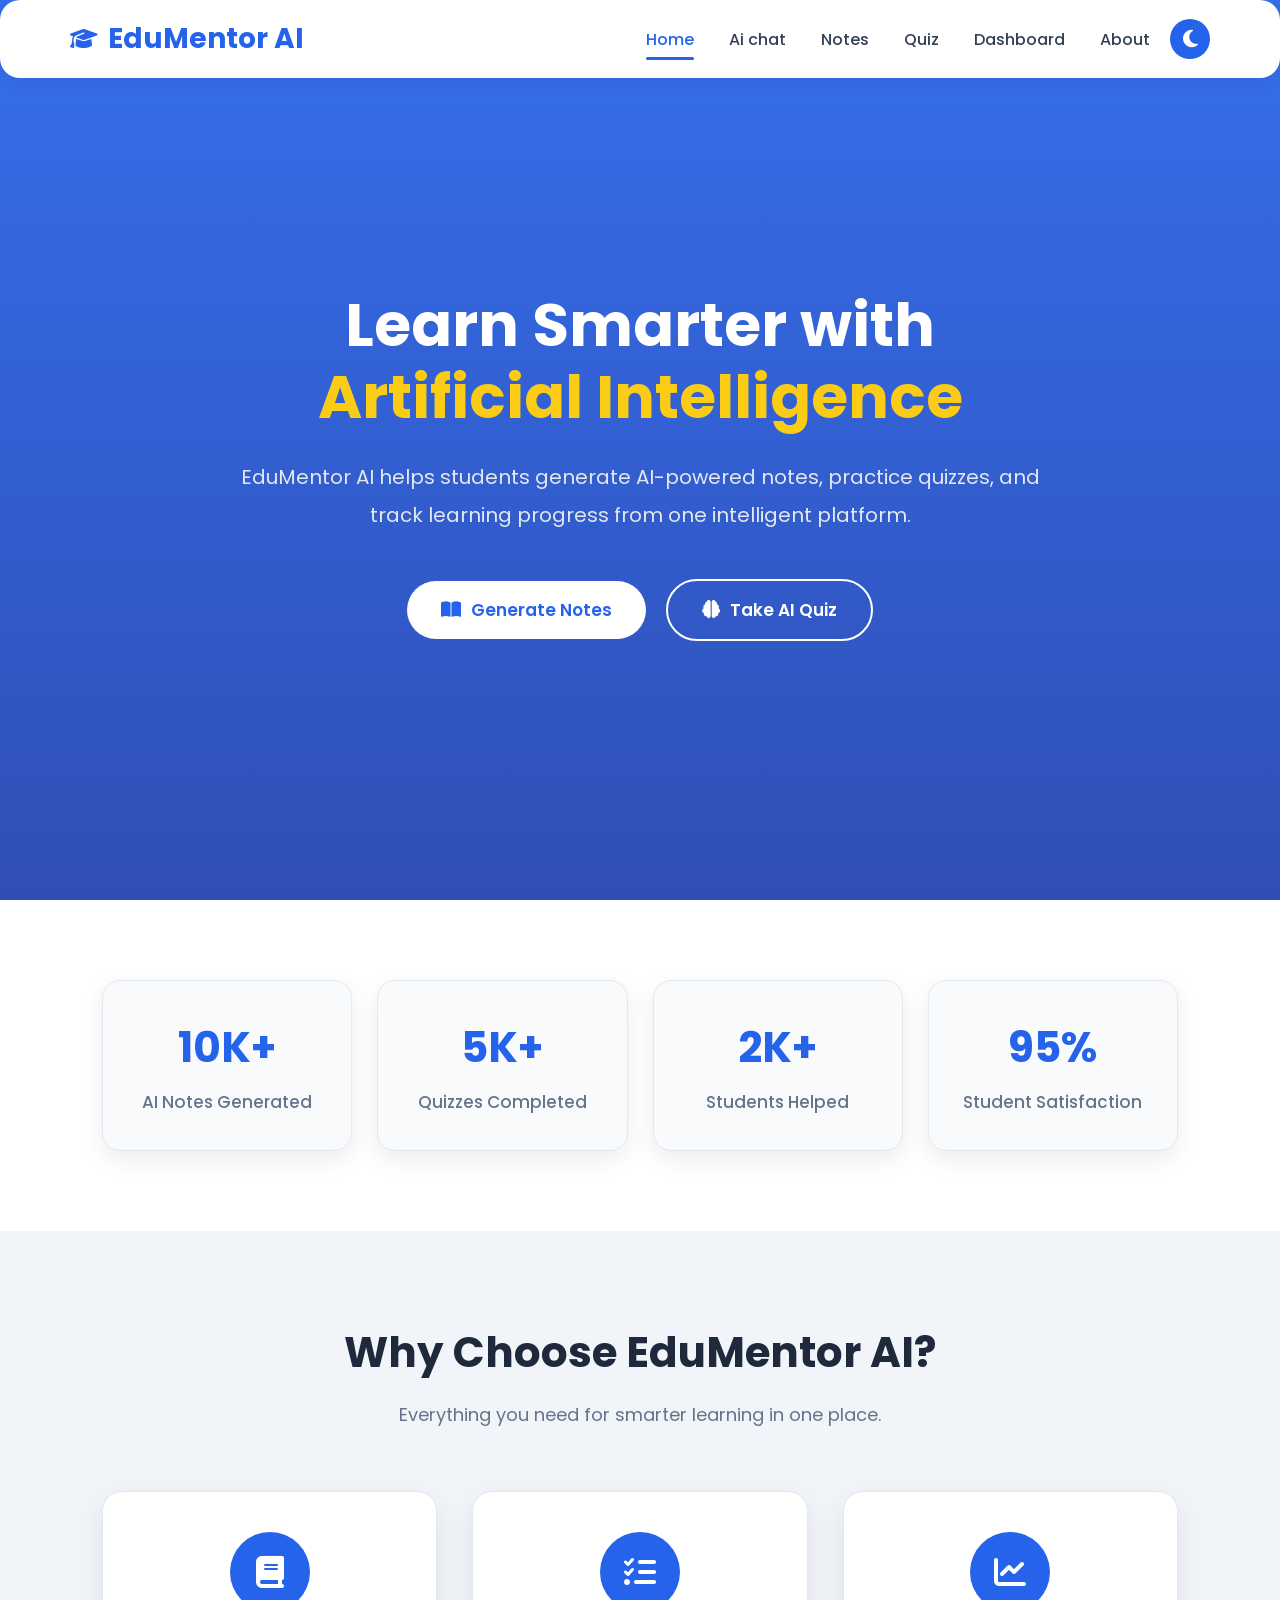
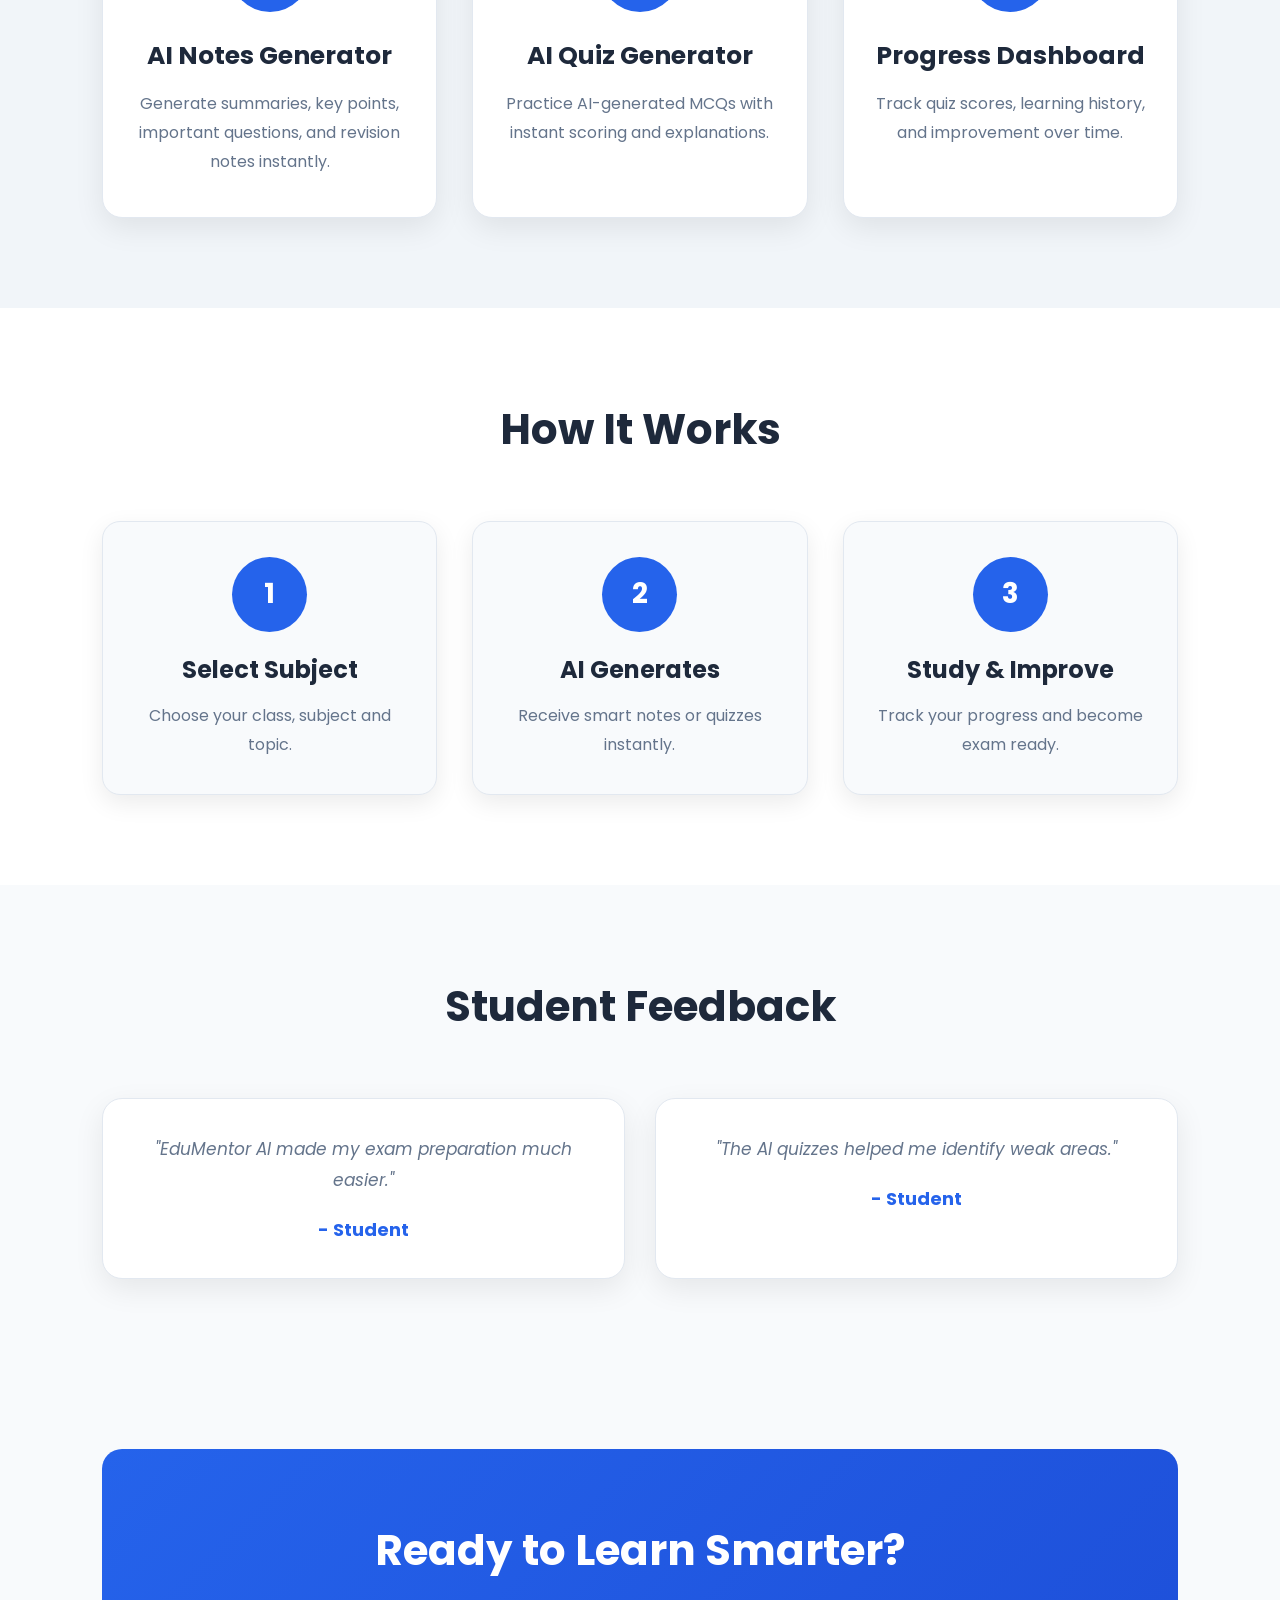
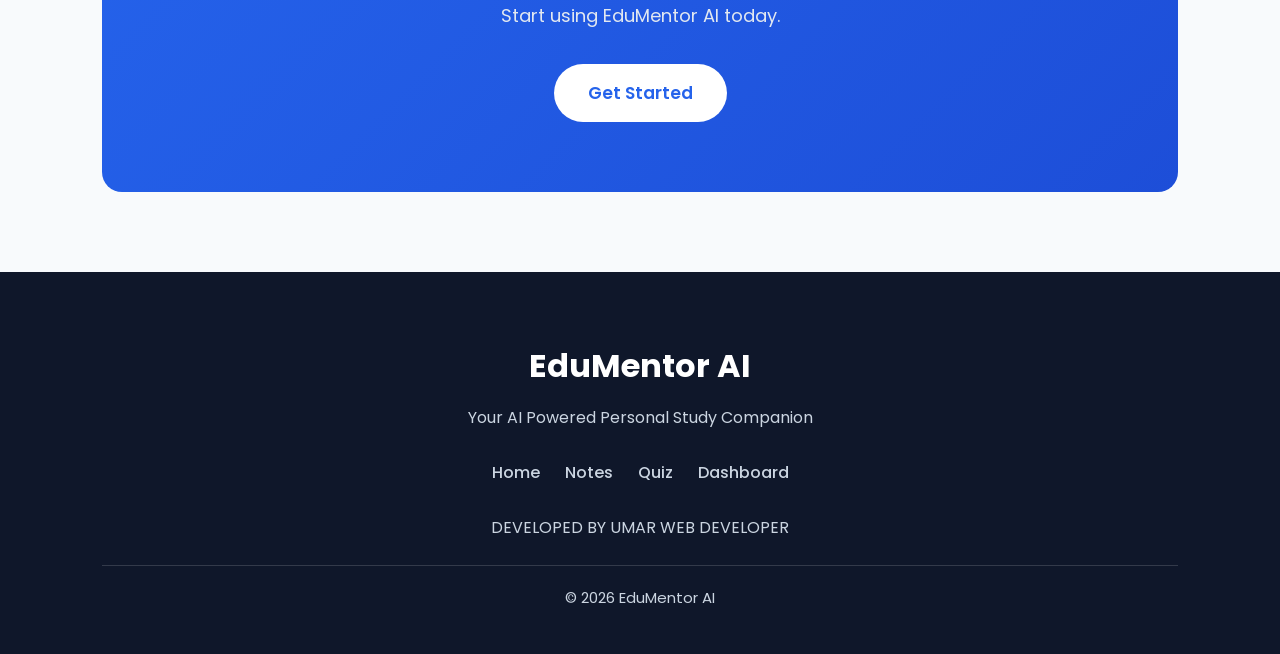
<file: index.html>
<!DOCTYPE html>
<html lang="en">
<head>
    <meta charset="UTF-8">
    <meta name="viewport" content="width=device-width, initial-scale=1.0">
    <title>EduMentor AI | Learn Smarter</title>
    <head>
  <link rel="stylesheet" href="https://cdnjs.cloudflare.com/ajax/libs/font-awesome/6.5.1/css/all.min.css">
</head>

    <link rel="stylesheet" href="style.css">

    <!-- Google Font -->
    <link href="https://fonts.googleapis.com/css2?family=Poppins:wght@300;400;500;600;700&display=swap" rel="stylesheet">

    <!-- Font Awesome -->
    <link rel="stylesheet"
          href="style.css">
          <link href="notes.html">
          <link rel="icon" type="image/svg+xml" href="favicon.svg">
    <link rel="manifest" href="manifest.json">

</head>

<body>

<!-- ================= NAVBAR ================= -->

<header>
    <nav class="navbar">
        <div class="logo">
            <i class="fa-solid fa-graduation-cap"></i>
            EduMentor AI
        </div>

        <div class="nav-controls">
            <ul class="nav-links" id="nav-links">
                <li><a href="index.html" class="active">Home</a></li>
                <li><a href="chat.html">Ai chat</a></li>
                <li><a href="notes.html">Notes</a></li>
                <li><a href="quiz.html">Quiz</a></li>
                <li><a href="dashboard.html">Dashboard</a></li>
                <li><a href="about.html">About</a></li>
            </ul>

            <button id="theme-toggle" class="theme-toggle">
                <i class="fa-solid fa-moon"></i>
            </button>

            <button id="hamburger-btn" class="hamburger-btn" aria-label="Toggle Menu">
                <i class="fa-solid fa-bars"></i>
            </button>
        </div>
    </nav>
</header>

<!-- ================= HERO ================= -->

<section class="hero">

    <div class="hero-content">

        <h1>
            Learn Smarter with
            <span>Artificial Intelligence</span>
        </h1>

        <p>

            EduMentor AI helps students generate AI-powered notes,
            practice quizzes, and track learning progress from one
            intelligent platform.

        </p>

        <div class="hero-buttons">

            <a href="notes.html" class="btn primary">

                <i class="fa-solid fa-book-open"></i>

                Generate Notes

            </a>

            <a href="quiz.html" class="btn secondary">

                <i class="fa-solid fa-brain"></i>

                Take AI Quiz

            </a>

        </div>

    </div>

</section>

<!-- ================= STATS ================= -->

<section class="stats">

    <div class="stat-card">

        <h2>10K+</h2>

        <p>AI Notes Generated</p>

    </div>

    <div class="stat-card">

        <h2>5K+</h2>

        <p>Quizzes Completed</p>

    </div>

    <div class="stat-card">

        <h2>2K+</h2>

        <p>Students Helped</p>

    </div>

    <div class="stat-card">

        <h2>95%</h2>

        <p>Student Satisfaction</p>

    </div>

</section>

<!-- ================= FEATURES ================= -->

<section class="features">

    <h2>Why Choose EduMentor AI?</h2>

    <p class="section-text">

        Everything you need for smarter learning in one place.

    </p>

    <div class="feature-container">

        <div class="feature-card">

            <i class="fa-solid fa-book"></i>

            <h3>AI Notes Generator</h3>

            <p>

                Generate summaries,
                key points,
                important questions,
                and revision notes instantly.

            </p>

        </div>

        <div class="feature-card">

            <i class="fa-solid fa-list-check"></i>

            <h3>AI Quiz Generator</h3>

            <p>

                Practice AI-generated MCQs with
                instant scoring and explanations.

            </p>

        </div>

        <div class="feature-card">

            <i class="fa-solid fa-chart-line"></i>

            <h3>Progress Dashboard</h3>

            <p>

                Track quiz scores,
                learning history,
                and improvement over time.

            </p>

        </div>

    </div>

</section>

<!-- ================= HOW IT WORKS ================= -->

<section class="how">

    <h2>How It Works</h2>

    <div class="steps">

        <div class="step">

            <span>1</span>

            <h3>Select Subject</h3>

            <p>Choose your class, subject and topic.</p>

        </div>

        <div class="step">

            <span>2</span>

            <h3>AI Generates</h3>

            <p>Receive smart notes or quizzes instantly.</p>

        </div>

        <div class="step">

            <span>3</span>

            <h3>Study & Improve</h3>

            <p>Track your progress and become exam ready.</p>

        </div>

    </div>

</section>

<!-- ================= TESTIMONIALS ================= -->

<section class="testimonials">

    <h2>Student Feedback</h2>

    <div class="testimonial-container">

        <div class="testimonial">

            <p>

                "EduMentor AI made my exam preparation much easier."

            </p>

            <h4>- Student</h4>

        </div>

        <div class="testimonial">

            <p>

                "The AI quizzes helped me identify weak areas."

            </p>

            <h4>- Student</h4>

        </div>

    </div>

</section>

<!-- ================= CALL TO ACTION ================= -->

<section class="cta">

    <h2>

        Ready to Learn Smarter?

    </h2>

    <p>

        Start using EduMentor AI today.

    </p>

    <a href="notes.html" class="btn primary">

        Get Started

    </a>

</section>

<!-- ================= FOOTER ================= -->

<footer id="about">

    <h2>EduMentor AI</h2>

    <p>

        Your AI Powered Personal Study Companion

    </p>

    <div class="footer-links">

        <a href="index.html">Home</a>

        <a href="notes.html">Notes</a>

        <a href="quiz.html">Quiz</a>

        <a href="dashboard.html">Dashboard</a>

    </div>
    <p class="development">
        DEVELOPED BY UMAR WEB DEVELOPER <p>

    <p class="copyright">

        © 2026 EduMentor AI

    </p>


</footer>
<script src="script.js"></script>
    <script>
  if ('serviceWorker' in navigator) {
    window.addEventListener('load', () => {
      navigator.serviceWorker.register('/edumentor/sw.js')
        .then(() => console.log('Service Worker Registered Successfully'));
    });
  }
</script>

</body>
</html>
</file>
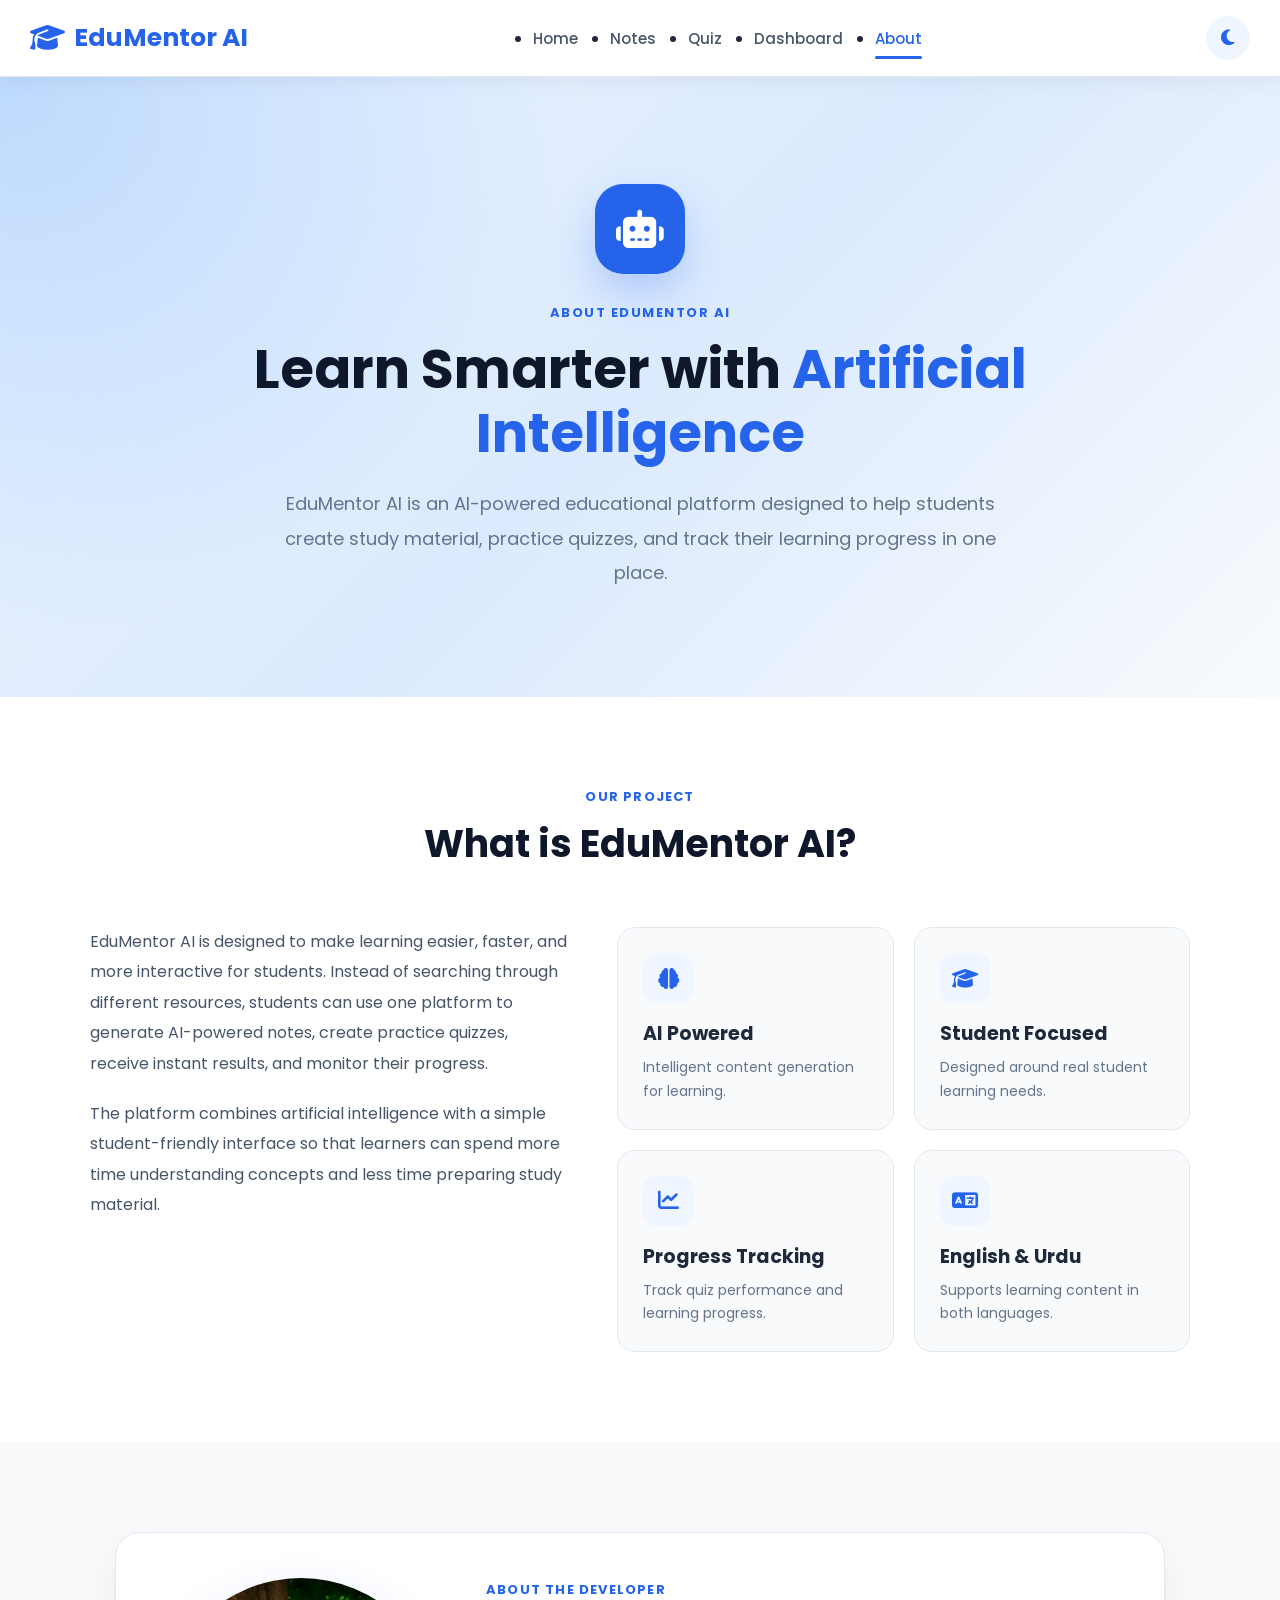
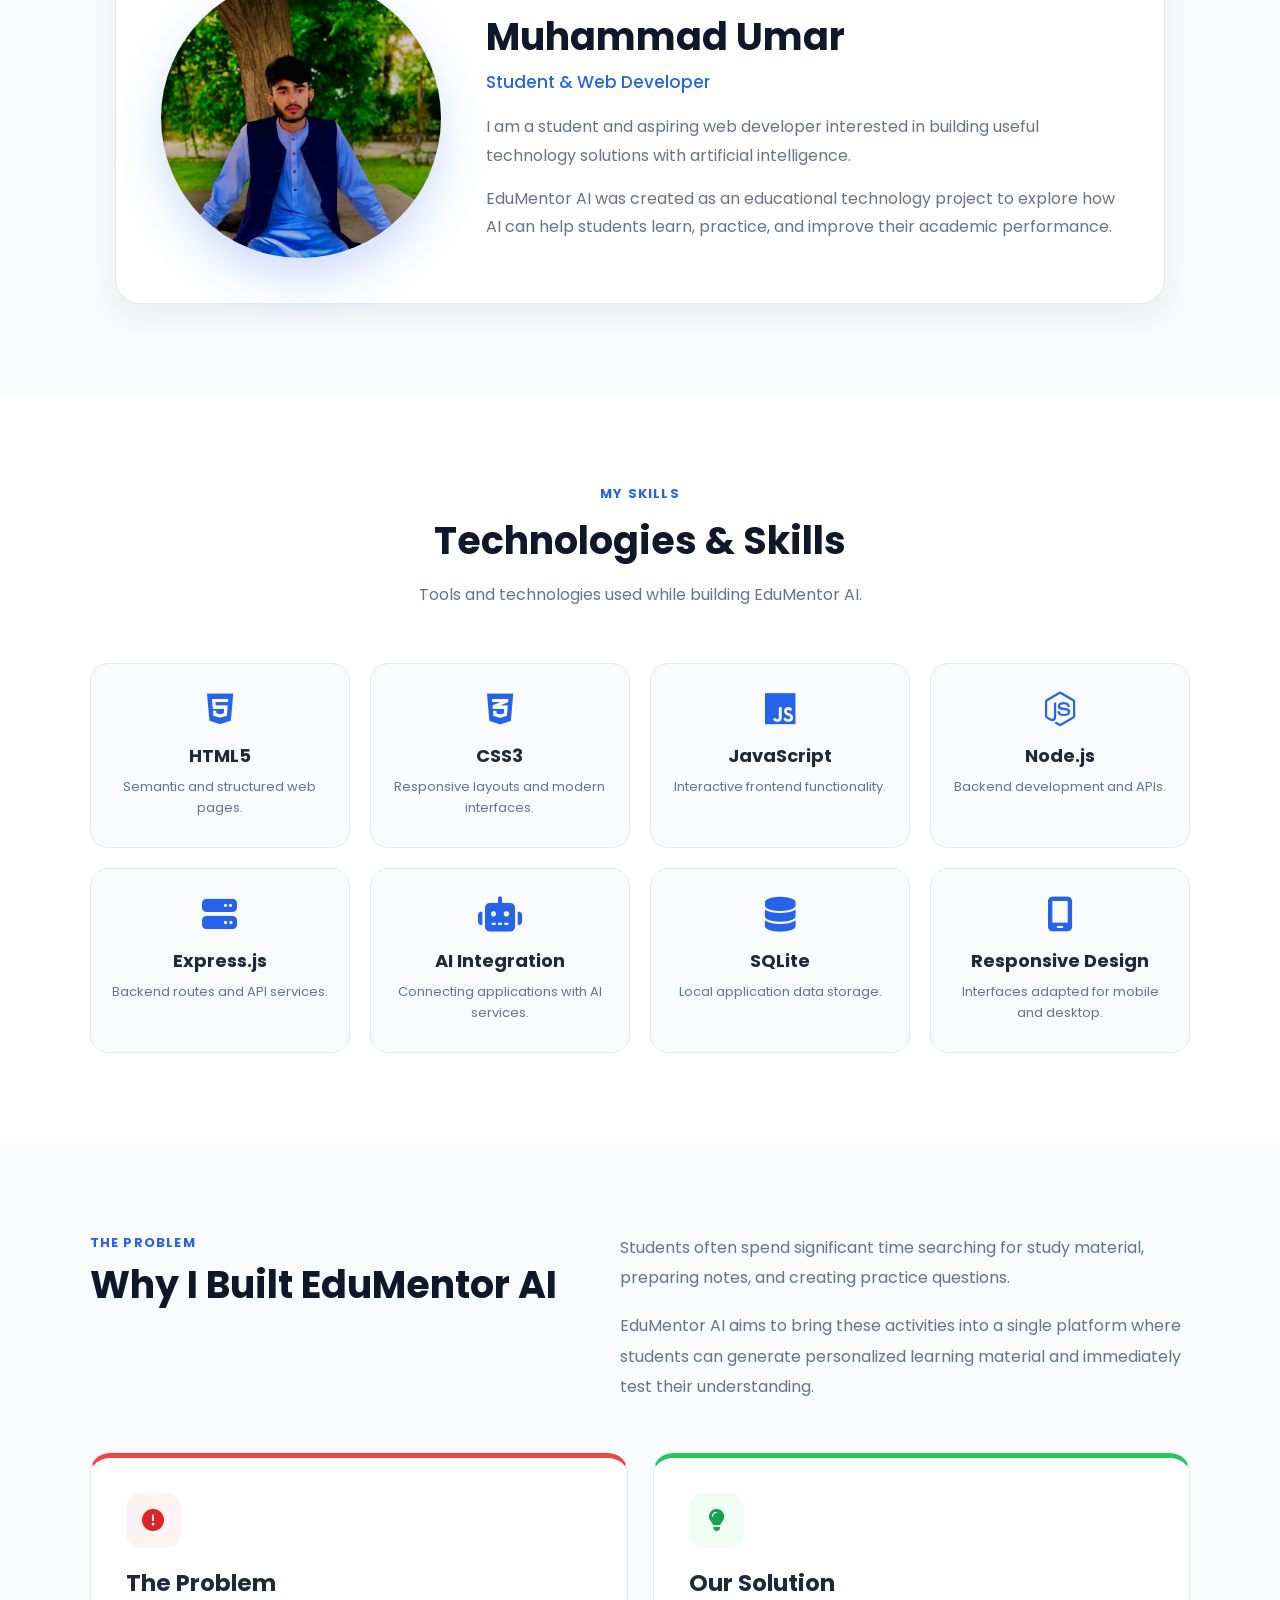
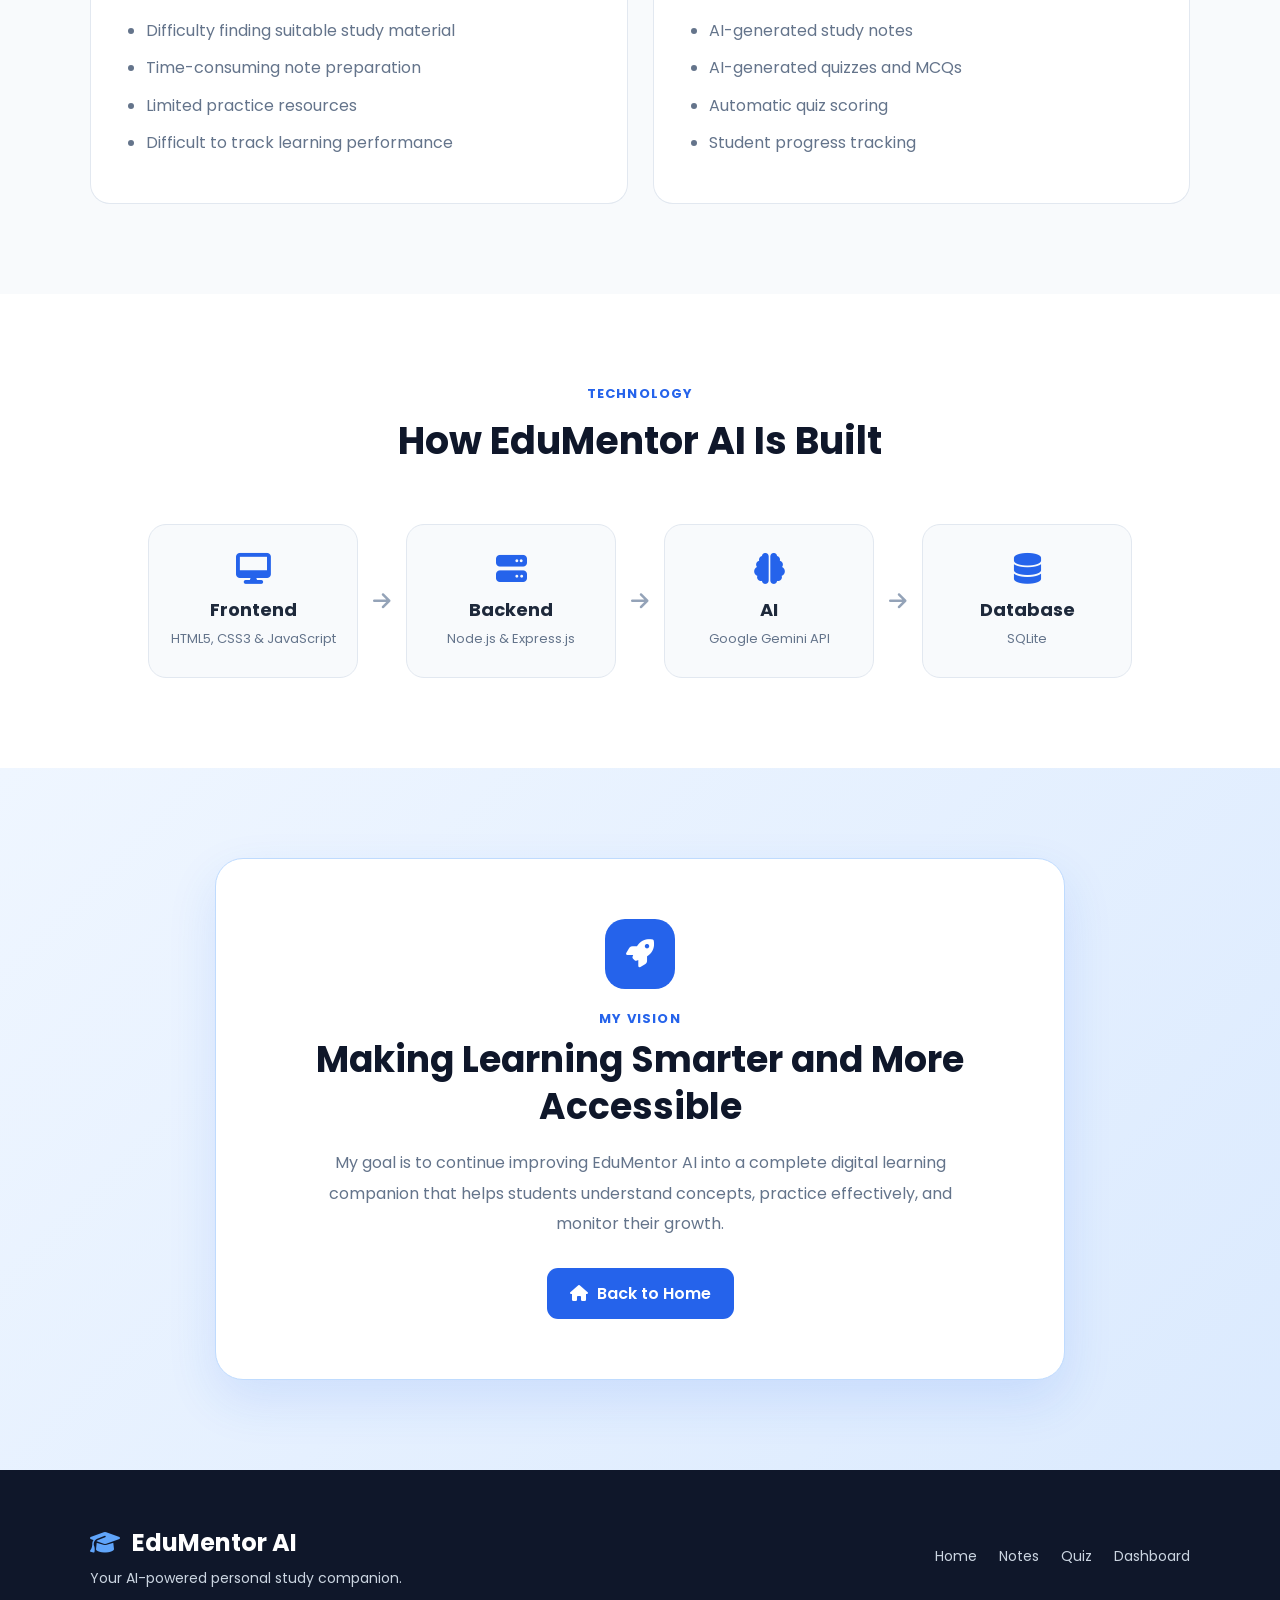
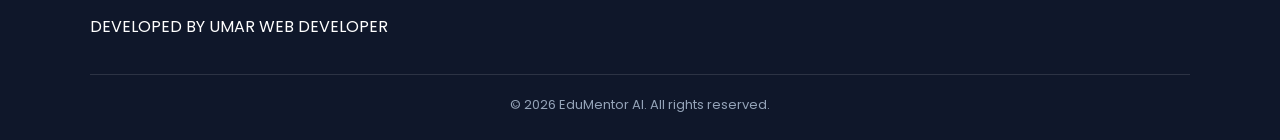
<file: about.html>
<!DOCTYPE html>
<html lang="en">

<head>

    <meta charset="UTF-8">

    <meta name="viewport" content="width=device-width, initial-scale=1.0">

    <title>About | EduMentor AI</title>

    <!-- CSS -->
    <link rel="stylesheet" href="about.css">

    <!-- Google Font -->
    <link
        href="https://fonts.googleapis.com/css2?family=Poppins:wght@300;400;500;600;700&display=swap"
        rel="stylesheet"
    >

    <!-- Font Awesome -->
    <link
        rel="stylesheet"
        href="https://cdnjs.cloudflare.com/ajax/libs/font-awesome/6.7.2/css/all.min.css"
    >
    <link rel="icon" type="image/svg+xml" href="favicon.svg">

</head>


<body>


<!-- ==========================================
     NAVBAR
========================================== -->


<header>

    <nav class="navbar">

        <a href="index.html" class="logo">

            <i class="fa-solid fa-graduation-cap"></i>

            EduMentor AI

        </a>


        <!-- Mobile Menu Button -->

        <button
            id="menu-toggle"
            class="menu-toggle"
            aria-label="Open menu"
            aria-expanded="false"
        >

            <i class="fa-solid fa-bars"></i>

        </button>


        <!-- Navigation -->

        <ul class="nav-links" id="nav-links">

            <li>
                <a href="index.html">
                    Home
                </a>
            </li>

            <li>
                <a href="notes.html">
                    Notes
                </a>
            </li>

            <li>
                <a href="quiz.html">
                    Quiz
                </a>
            </li>

            <li>
                <a href="dashboard.html">
                    Dashboard
                </a>
            </li>

            <li>
                <a href="about.html" class="active">
                    About
                </a>
            </li>

        </ul>


        <!-- Dark Mode -->

        <button
            id="theme-toggle"
            class="theme-toggle"
            aria-label="Toggle dark mode"
        >

            <i class="fa-solid fa-moon"></i>

        </button>

    </nav>

</header>

<!-- ==========================================
     HERO
========================================== -->

<section class="about-hero">

    <div class="about-hero-content">

        <div class="hero-icon">

            <i class="fa-solid fa-robot"></i>

        </div>

        <p class="hero-label">
            ABOUT EDU­MENTOR AI
        </p>

        <h1>
            Learn Smarter with
            <span>Artificial Intelligence</span>
        </h1>

        <p class="hero-description">

            EduMentor AI is an AI-powered educational platform
            designed to help students create study material,
            practice quizzes, and track their learning progress
            in one place.

        </p>

    </div>

</section>



<!-- ==========================================
     ABOUT PROJECT
========================================== -->

<section class="about-project">

    <div class="section-heading">

        <p class="section-label">
            OUR PROJECT
        </p>

        <h2>
            What is EduMentor AI?
        </h2>

    </div>


    <div class="project-content">

        <div class="project-text">

            <p>

                EduMentor AI is designed to make learning easier,
                faster, and more interactive for students.

                Instead of searching through different resources,
                students can use one platform to generate AI-powered
                notes, create practice quizzes, receive instant
                results, and monitor their progress.

            </p>

            <p>

                The platform combines artificial intelligence with
                a simple student-friendly interface so that learners
                can spend more time understanding concepts and less
                time preparing study material.

            </p>

        </div>


        <div class="project-highlights">

            <div class="highlight-card">

                <i class="fa-solid fa-brain"></i>

                <h3>
                    AI Powered
                </h3>

                <p>
                    Intelligent content generation for learning.
                </p>

            </div>


            <div class="highlight-card">

                <i class="fa-solid fa-graduation-cap"></i>

                <h3>
                    Student Focused
                </h3>

                <p>
                    Designed around real student learning needs.
                </p>

            </div>


            <div class="highlight-card">

                <i class="fa-solid fa-chart-line"></i>

                <h3>
                    Progress Tracking
                </h3>

                <p>
                    Track quiz performance and learning progress.
                </p>

            </div>


            <div class="highlight-card">

                <i class="fa-solid fa-language"></i>

                <h3>
                    English & Urdu
                </h3>

                <p>
                    Supports learning content in both languages.
                </p>

            </div>

        </div>

    </div>

</section>



<!-- ==========================================
     ABOUT DEVELOPER
========================================== -->

<section class="developer-section">

    <div class="developer-card">

        <div class="developer-avatar">

           <img src="umar.jpeg" alt="M Umar">

        </div>


        <div class="developer-info">

            <p class="section-label">
                ABOUT THE DEVELOPER
            </p>

            <h2>
                Muhammad Umar
            </h2>

            <h3>
                Student & Web Developer
            </h3>

            <p>

                I am a student and aspiring web developer interested
                in building useful technology solutions with
                artificial intelligence.

            </p>

            <p>

                EduMentor AI was created as an educational technology
                project to explore how AI can help students learn,
                practice, and improve their academic performance.

            </p>

        </div>

    </div>

</section>



<!-- ==========================================
     SKILLS
========================================== -->

<section class="skills-section">

    <div class="section-heading">

        <p class="section-label">
            MY SKILLS
        </p>

        <h2>
            Technologies & Skills
        </h2>

        <p>
            Tools and technologies used while building EduMentor AI.
        </p>

    </div>


    <div class="skills-grid">


        <div class="skill-card">

            <i class="fa-brands fa-html5"></i>

            <h3>
                HTML5
            </h3>

            <p>
                Semantic and structured web pages.
            </p>

        </div>


        <div class="skill-card">

            <i class="fa-brands fa-css3-alt"></i>

            <h3>
                CSS3
            </h3>

            <p>
                Responsive layouts and modern interfaces.
            </p>

        </div>


        <div class="skill-card">

            <i class="fa-brands fa-js"></i>

            <h3>
                JavaScript
            </h3>

            <p>
                Interactive frontend functionality.
            </p>

        </div>


        <div class="skill-card">

            <i class="fa-brands fa-node-js"></i>

            <h3>
                Node.js
            </h3>

            <p>
                Backend development and APIs.
            </p>

        </div>


        <div class="skill-card">

            <i class="fa-solid fa-server"></i>

            <h3>
                Express.js
            </h3>

            <p>
                Backend routes and API services.
            </p>

        </div>


        <div class="skill-card">

            <i class="fa-solid fa-robot"></i>

            <h3>
                AI Integration
            </h3>

            <p>
                Connecting applications with AI services.
            </p>

        </div>


        <div class="skill-card">

            <i class="fa-solid fa-database"></i>

            <h3>
                SQLite
            </h3>

            <p>
                Local application data storage.
            </p>

        </div>


        <div class="skill-card">

            <i class="fa-solid fa-mobile-screen"></i>

            <h3>
                Responsive Design
            </h3>

            <p>
                Interfaces adapted for mobile and desktop.
            </p>

        </div>

    </div>

</section>



<!-- ==========================================
     WHY I BUILT IT
========================================== -->

<section class="why-section">

    <div class="why-content">

        <div>

            <p class="section-label">
                THE PROBLEM
            </p>

            <h2>
                Why I Built EduMentor AI
            </h2>

        </div>


        <div class="why-text">

            <p>

                Students often spend significant time searching
                for study material, preparing notes, and creating
                practice questions.

            </p>

            <p>

                EduMentor AI aims to bring these activities into
                a single platform where students can generate
                personalized learning material and immediately
                test their understanding.

            </p>

        </div>

    </div>


    <div class="problem-solution">

        <div class="problem-card">

            <div class="problem-icon">

                <i class="fa-solid fa-circle-exclamation"></i>

            </div>

            <h3>
                The Problem
            </h3>

            <ul>

                <li>
                    Difficulty finding suitable study material
                </li>

                <li>
                    Time-consuming note preparation
                </li>

                <li>
                    Limited practice resources
                </li>

                <li>
                    Difficult to track learning performance
                </li>

            </ul>

        </div>


        <div class="solution-card">

            <div class="solution-icon">

                <i class="fa-solid fa-lightbulb"></i>

            </div>

            <h3>
                Our Solution
            </h3>

            <ul>

                <li>
                    AI-generated study notes
                </li>

                <li>
                    AI-generated quizzes and MCQs
                </li>

                <li>
                    Automatic quiz scoring
                </li>

                <li>
                    Student progress tracking
                </li>

            </ul>

        </div>

    </div>

</section>



<!-- ==========================================
     TECHNOLOGIES
========================================== -->

<section class="technology-section">

    <div class="section-heading">

        <p class="section-label">
            TECHNOLOGY
        </p>

        <h2>
            How EduMentor AI Is Built
        </h2>

    </div>


    <div class="technology-flow">

        <div class="tech-box">

            <i class="fa-solid fa-desktop"></i>

            <h3>
                Frontend
            </h3>

            <p>
                HTML5, CSS3 & JavaScript
            </p>

        </div>


        <div class="flow-arrow">
            <i class="fa-solid fa-arrow-right"></i>
        </div>


        <div class="tech-box">

            <i class="fa-solid fa-server"></i>

            <h3>
                Backend
            </h3>

            <p>
                Node.js & Express.js
            </p>

        </div>


        <div class="flow-arrow">
            <i class="fa-solid fa-arrow-right"></i>
        </div>


        <div class="tech-box">

            <i class="fa-solid fa-brain"></i>

            <h3>
                AI
            </h3>

            <p>
                Google Gemini API
            </p>

        </div>


        <div class="flow-arrow">
            <i class="fa-solid fa-arrow-right"></i>
        </div>


        <div class="tech-box">

            <i class="fa-solid fa-database"></i>

            <h3>
                Database
            </h3>

            <p>
                SQLite
            </p>

        </div>

    </div>

</section>



<!-- ==========================================
     VISION
========================================== -->

<section class="vision-section">

    <div class="vision-card">

        <div class="vision-icon">

            <i class="fa-solid fa-rocket"></i>

        </div>

        <p class="section-label">
            MY VISION
        </p>

        <h2>
            Making Learning Smarter and More Accessible
        </h2>

        <p>

            My goal is to continue improving EduMentor AI into
            a complete digital learning companion that helps
            students understand concepts, practice effectively,
            and monitor their growth.

        </p>

        <a href="index.html" class="vision-btn">

            <i class="fa-solid fa-house"></i>

            Back to Home

        </a>

    </div>

</section>



<!-- ==========================================
     FOOTER
========================================== -->

<footer>

    <div class="footer-content">

        <div>

            <h3>
                <i class="fa-solid fa-graduation-cap"></i>
                EduMentor AI
            </h3>

            <p>
                Your AI-powered personal study companion.
            </p>

        </div>


        <div class="footer-links">

            <a href="index.html">
                Home
            </a>

            <a href="notes.html">
                Notes
            </a>

            <a href="quiz.html">
                Quiz
            </a>

            <a href="dashboard.html">
                Dashboard
            </a>

        </div>

    </div>
</br>
    <p class="development">
        DEVELOPED BY UMAR WEB DEVELOPER <p>


    <div class="copyright">

        <p>
            © 2026 EduMentor AI. All rights reserved.
        </p>

    </div>

</footer>



<script src="about.js"></script>

</body>

</html>
</file>
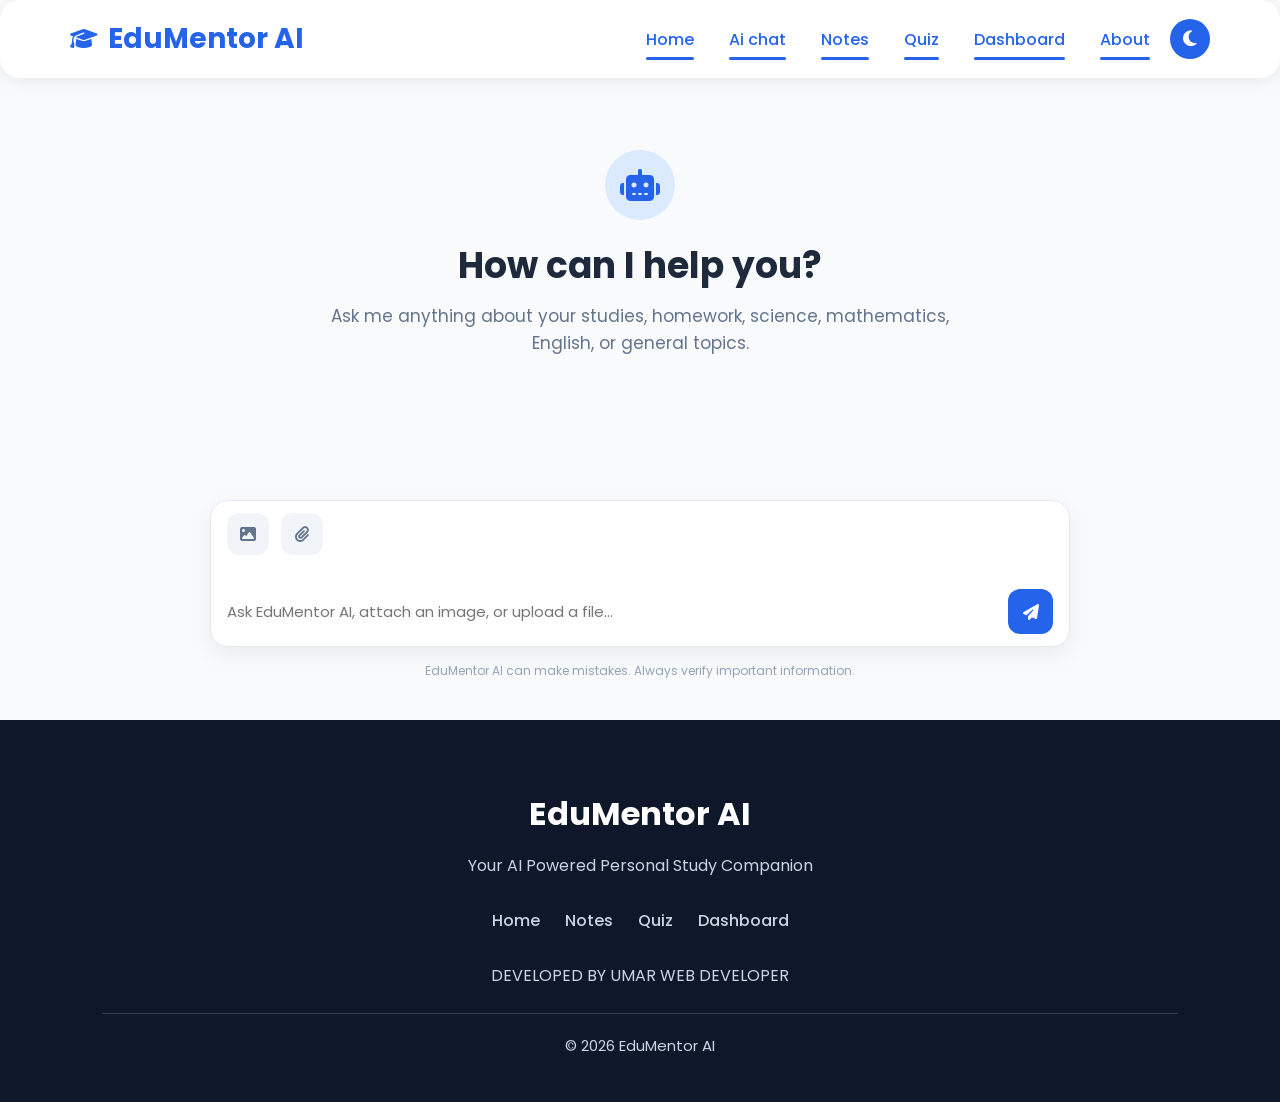
<file: chat.html>
<!DOCTYPE html>
<html lang="en">

<head>
    <meta charset="UTF-8">
    <meta name="viewport" content="width=device-width, initial-scale=1.0">
    <title>EduMentor AI | General Chat</title>

    <!-- Font Awesome -->
    <link rel="stylesheet" href="https://cdnjs.cloudflare.com/ajax/libs/font-awesome/6.5.1/css/all.min.css">

    <!-- Main Stylesheet -->
    <link rel="stylesheet" href="chat.css">

    <!-- Google Font -->
    <link href="https://fonts.googleapis.com/css2?family=Poppins:wght@300;400;500;600;700&display=swap"
        rel="stylesheet">

    <!-- Favicon & Manifest -->
    <link rel="icon" type="image/svg+xml" href="favicon.svg">
    <link rel="manifest" href="manifest.json">
</head>

<body>

    <!-- ================= NAVBAR ================= -->

    <header>
        <nav class="navbar">
            <div class="logo">
                <i class="fa-solid fa-graduation-cap"></i>
                EduMentor AI
            </div>

            <div class="nav-controls">
                <ul class="nav-links" id="nav-links">
                    <li><a href="index.html" class="active">Home</a></li>
                <li><a href="chat.html"class="active">Ai chat</a></li>
                <li><a href="notes.html"class="active">Notes</a></li>
                <li><a href="quiz.html"class="active">Quiz</a></li>
                <li><a href="dashboard.html"class="active">Dashboard</a></li>
                <li><a href="about.html"class="active">About</a></li>
                </ul>

                <button id="theme-toggle" class="theme-toggle" aria-label="Toggle Theme">
                    <i class="fa-solid fa-moon"></i>
                </button>

                <button id="hamburger-btn" class="hamburger-btn" aria-label="Toggle Menu">
                    <i class="fa-solid fa-bars"></i>
                </button>
            </div>
        </nav>
    </header>

    <!-- ================= CHAT CONTAINER ================= -->

    <main class="chat-container">

        <div class="welcome">
            <div class="ai-icon">
                <i class="fa-solid fa-robot"></i>
            </div>
            <h1>How can I help you?</h1>
            <p>Ask me anything about your studies, homework, science, mathematics, English, or general topics.</p>
        </div>

        <!-- Messages appear here -->
        <div id="chatMessages" class="chat-messages"></div>

        <!-- Input Area -->
        <div class="chat-input-area">
            <!-- Hidden file input for images -->
            <input type="file" id="imageInput" accept="image/jpeg,image/png,image/webp,image/gif" multiple hidden>


            <!-- Hidden file input for documents/files -->
            <input type="file" id="fileInput" accept=".pdf,application/pdf" multiple hidden>

            <!-- Image Upload Button -->
            <button id="uploadBtn" class="upload-btn" aria-label="Upload Image">
                <i class="fa-solid fa-image"></i>
            </button>

            <!-- File / Document Upload Button -->
            <button id="fileUploadBtn" class="upload-btn" aria-label="Upload File">
                <i class="fa-solid fa-paperclip"></i>
            </button>
            <!-- Selected attachments appear here before sending -->
            <div id="attachmentPreview" class="attachment-preview"></div>

            <textarea id="messageInput" placeholder="Ask EduMentor AI, attach an image, or upload a file..."
                rows="1"></textarea>

            <button id="sendBtn" class="send-btn" aria-label="Send Message">
                <i class="fa-solid fa-paper-plane"></i>
            </button>
        </div>

        <p class="disclaimer">
            EduMentor AI can make mistakes. Always verify important information.
        </p>

    </main>

    <!-- ================= FOOTER ================= -->

    <footer>
        <h2>EduMentor AI</h2>
        <p>Your AI Powered Personal Study Companion</p>

        <div class="footer-links">
            <a href="index.html">Home</a>
            <a href="notes.html">Notes</a>
            <a href="quiz.html">Quiz</a>
            <a href="dashboard.html">Dashboard</a>
        </div>

        <p class="development">DEVELOPED BY UMAR WEB DEVELOPER</p>
        <p class="copyright">© 2026 EduMentor AI</p>
    </footer>


    <script src="chat.js"></script>

</body>

</html>
</file>
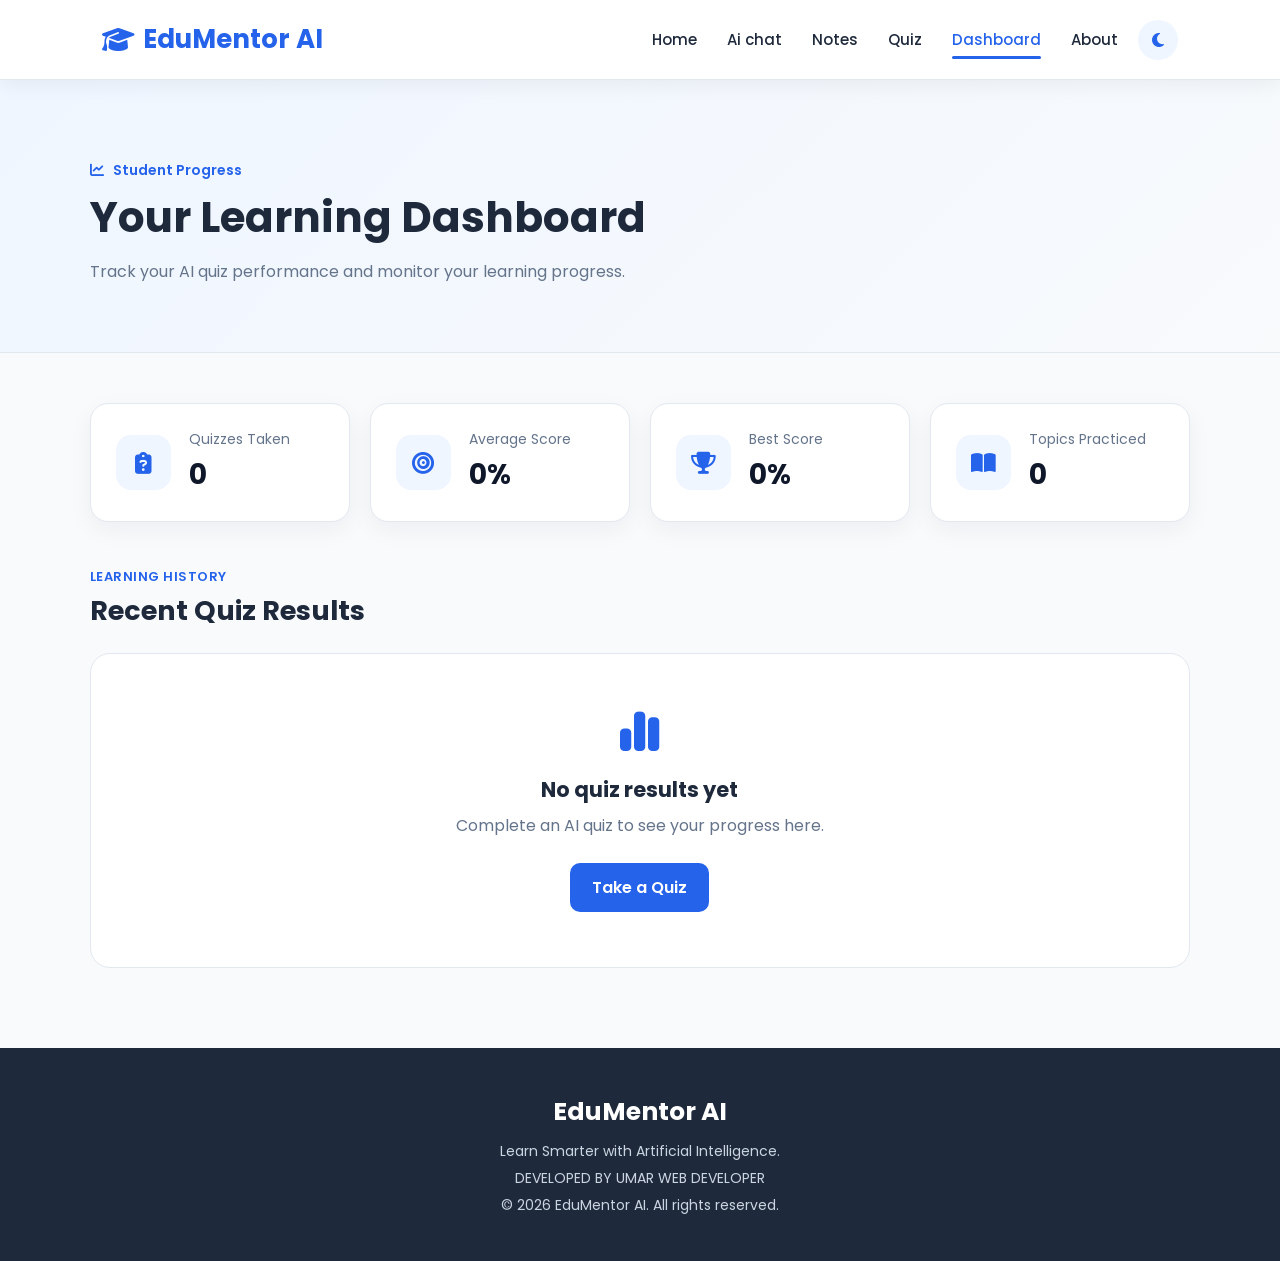
<file: dashboard.html>
<!DOCTYPE html>
<html lang="en">

<head>

    <meta charset="UTF-8">

    <meta name="viewport"
          content="width=device-width, initial-scale=1.0">

    <title>Student Dashboard | EduMentor AI</title>

    <link rel="stylesheet" href="dashboard.css">

    <!-- Font Awesome -->
    <link
        rel="stylesheet"
        href="https://cdnjs.cloudflare.com/ajax/libs/font-awesome/6.5.2/css/all.min.css"
    >

    <!-- Google Font -->
    <link
        href="https://fonts.googleapis.com/css2?family=Poppins:wght@300;400;500;600;700&display=swap"
        rel="stylesheet"
    >
    <link rel="icon" type="image/svg+xml" href="favicon.svg">

</head>


<body>


<!-- ==========================================
     NAVBAR
========================================== -->
<header>
    <nav class="navbar">
        <div class="logo">
            <i class="fa-solid fa-graduation-cap"></i>
            EduMentor AI
        </div>

        <div class="nav-controls">
            <ul class="nav-links" id="nav-links">
                <li><a href="index.html" >Home</a></li>
                <li><a href="chat.html">Ai chat</a></li>
                <li><a href="notes.html">Notes</a></li>
                <li><a href="quiz.html">Quiz</a></li>
                <li><a href="dashboard.html" class="active">Dashboard</a></li>
                <li><a href="about.html">About</a></li>
            </ul>

            <button id="theme-toggle" class="theme-toggle" aria-label="Toggle Theme">
                <i class="fa-solid fa-moon"></i>
            </button>

            <button id="hamburger-btn" class="hamburger-btn" aria-label="Toggle Menu">
                <i class="fa-solid fa-bars"></i>
            </button>
        </div>
    </nav>
</header>



<!-- ==========================================
     PAGE HEADER
========================================== -->

<section class="page-header">

    <div>

        <p class="small-title">
            <i class="fa-solid fa-chart-line"></i>
            Student Progress
        </p>

        <h1>
            Your Learning Dashboard
        </h1>

        <p>
            Track your AI quiz performance and
            monitor your learning progress.
        </p>

    </div>

</section>



<!-- ==========================================
     STATISTICS
========================================== -->

<main class="dashboard-container">


    <section class="stats-grid">


        <!-- Quizzes Taken -->

        <div class="stat-card">

            <div class="stat-icon">

                <i class="fa-solid fa-clipboard-question"></i>

            </div>

            <div>

                <p>
                    Quizzes Taken
                </p>

                <h2 id="quizCount">
                    0
                </h2>

            </div>

        </div>



        <!-- Average Score -->

        <div class="stat-card">

            <div class="stat-icon">

                <i class="fa-solid fa-bullseye"></i>

            </div>

            <div>

                <p>
                    Average Score
                </p>

                <h2 id="averageScore">
                    0%
                </h2>

            </div>

        </div>



        <!-- Best Score -->

        <div class="stat-card">

            <div class="stat-icon">

                <i class="fa-solid fa-trophy"></i>

            </div>

            <div>

                <p>
                    Best Score
                </p>

                <h2 id="bestScore">
                    0%
                </h2>

            </div>

        </div>



        <!-- Topics -->

        <div class="stat-card">

            <div class="stat-icon">

                <i class="fa-solid fa-book-open"></i>

            </div>

            <div>

                <p>
                    Topics Practiced
                </p>

                <h2 id="topicCount">
                    0
                </h2>

            </div>

        </div>


    </section>



    <!-- ==========================================
         RECENT QUIZZES
    ========================================== -->

    <section class="dashboard-section">

        <div class="section-heading">

            <div>

                <p class="section-label">
                    Learning History
                </p>

                <h2>
                    Recent Quiz Results
                </h2>

            </div>

        </div>


        <div id="recentResults" class="results-container">

            <div class="empty-state">

                <i class="fa-solid fa-chart-simple"></i>

                <h3>
                    No quiz results yet
                </h3>

                <p>
                    Complete an AI quiz to see your
                    progress here.
                </p>

                <a href="quiz.html" class="dashboard-btn">

                    Take a Quiz

                </a>

            </div>

        </div>

    </section>



</main>



<!-- ==========================================
     FOOTER
========================================== -->

<footer>

    <h3>
        EduMentor AI
    </h3>

    <p>
        Learn Smarter with Artificial Intelligence.
    </p>
    <p class="development">
        DEVELOPED BY UMAR WEB DEVELOPER <p>


    <p>
        © 2026 EduMentor AI. All rights reserved.
    </p>

</footer>



<script src="dashboard.js"></script>

</body>

</html>
</file>
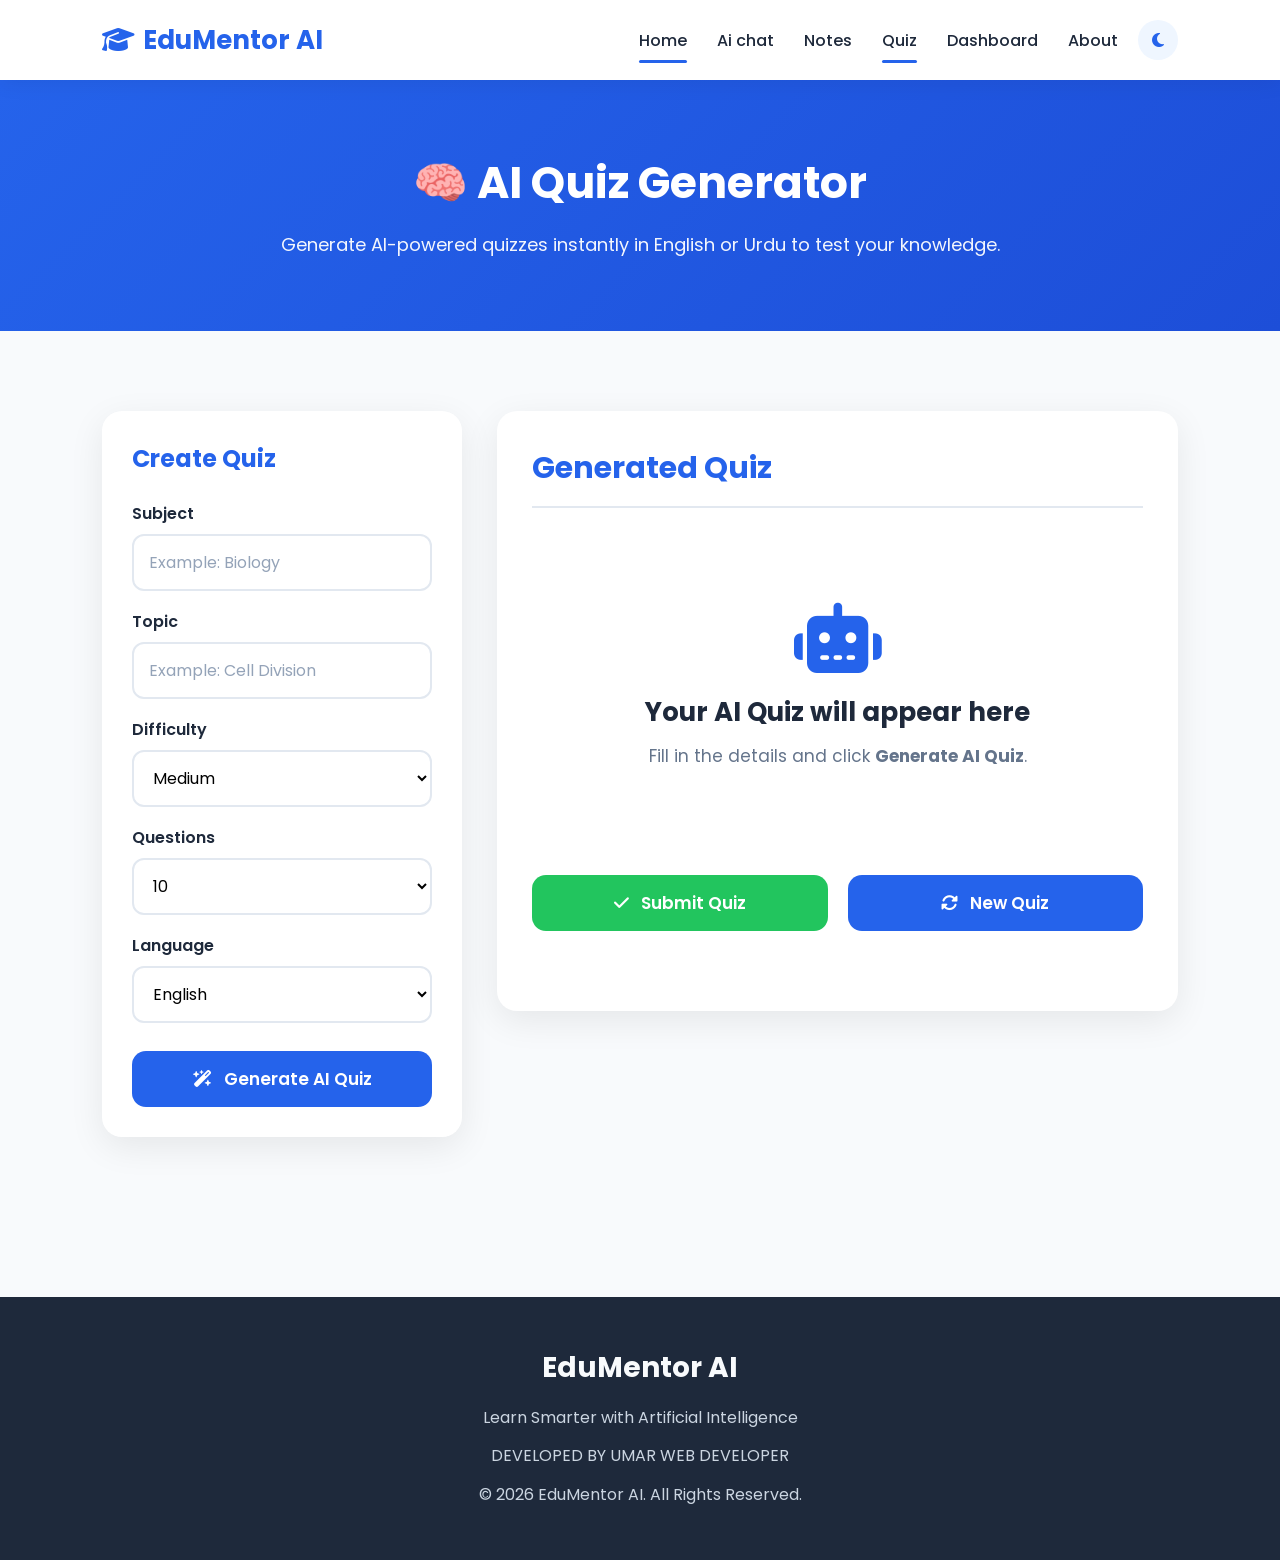
<file: quiz.html>
<!DOCTYPE html>
<html lang="en">

<head>

    <meta charset="UTF-8">

    <meta name="viewport" content="width=device-width, initial-scale=1.0">

    <title>AI Quiz Generator | EduMentor AI</title>

    <link rel="stylesheet" href="quiz.css">

    <!-- Google Font -->
    <link href="https://fonts.googleapis.com/css2?family=Poppins:wght@300;400;500;600;700&display=swap" rel="stylesheet">

    <!-- Font Awesome -->
    <link rel="stylesheet"
        href="https://cdnjs.cloudflare.com/ajax/libs/font-awesome/6.7.2/css/all.min.css">
        <link rel="icon" type="image/svg+xml" href="favicon.svg">

</head>

<body>

<!-- =========================
        NAVBAR
========================= -->
<header>
    <nav class="navbar">
        <div class="logo">
            <i class="fa-solid fa-graduation-cap"></i>
            EduMentor AI
        </div>

        <div class="nav-controls">
            <ul class="nav-links" id="nav-links">
               <li><a href="index.html" class="active">Home</a></li>
                <li><a href="chat.html">Ai chat</a></li>
                <li><a href="notes.html">Notes</a></li>
                <li><a href="quiz.html" class="active">Quiz</a></li>
                <li><a href="dashboard.html">Dashboard</a></li>
                <li><a href="about.html">About</a></li>
            </ul>

            <button id="theme-toggle" class="theme-toggle">
                <i class="fa-solid fa-moon"></i>
            </button>

            <button id="hamburger-btn" class="hamburger-btn" aria-label="Toggle Menu">
                <i class="fa-solid fa-bars"></i>
            </button>
        </div>
    </nav>
</header>

<!-- =========================
        PAGE HEADER
========================= -->

<section class="page-header">

    <h1>🧠 AI Quiz Generator</h1>

    <p>

        Generate AI-powered quizzes instantly in English or Urdu to test your knowledge.

    </p>

</section>

<!-- =========================
        MAIN SECTION
========================= -->

<section class="quiz-container">

    <!-- LEFT CARD -->

    <div class="input-card">

        <h2>Create Quiz</h2>

        <label>Subject</label>

        <input
            id="subject"
            type="text"
            placeholder="Example: Biology">

        <label>Topic</label>

        <input
            id="topic"
            type="text"
            placeholder="Example: Cell Division">

        <label>Difficulty</label>

        <select id="difficulty">

            <option>Easy</option>

            <option selected>Medium</option>

            <option>Hard</option>

        </select>

        <label>Questions</label>

        <select id="questionCount">

            <option>5</option>

            <option selected>10</option>

            <option>15</option>

            <option>20</option>

        </select>

        <label>Language</label>

        <select id="language">

            <option>English</option>

            <option>Urdu</option>

        </select>

        <button id="generateQuizBtn" class="generate-btn">

            <i class="fa-solid fa-wand-magic-sparkles"></i>

            Generate AI Quiz

        </button>

    </div>

    <!-- RIGHT CARD -->

    <div class="quiz-card">

        <h2>Generated Quiz</h2>

        <div id="quizArea">

            <div class="placeholder">

                <i class="fa-solid fa-robot"></i>

                <h3>Your AI Quiz will appear here</h3>

                <p>

                    Fill in the details and click
                    <strong>Generate AI Quiz</strong>.

                </p>

            </div>

        </div>

        <div class="action-buttons">

            <button id="submitQuizBtn">

                <i class="fa-solid fa-check"></i>

                Submit Quiz

            </button>

            <button id="newQuizBtn">

                <i class="fa-solid fa-rotate"></i>

                New Quiz

            </button>

        </div>

    </div>

</section>

<!-- =========================
        SCORE CARD
========================= -->

<section class="score-section" id="scoreSection">

    <div class="score-card">

        <h2>🎉 Quiz Result</h2>

        <h1 id="score">0 / 0</h1>

        <p id="percentage">0%</p>

        <p id="performance">

            Performance will appear here.

        </p>

    </div>

</section>

<!-- =========================
        FOOTER
========================= -->

<footer>

    <h3>EduMentor AI</h3>

    <p>

        Learn Smarter with Artificial Intelligence

    </p>
    <p class="development">
        DEVELOPED BY UMAR WEB DEVELOPER <p>


    <p>

        © 2026 EduMentor AI. All Rights Reserved.

    </p>

</footer>

<script src="quiz.js"></script>

</body>

</html>
</file>
<file: style.css>
/* ==========================================
   Google Font & Global Styles
========================================== */

*{
    margin:0;
    padding:0;
    box-sizing:border-box;
}

html{
    scroll-behavior:smooth;
}

body{
    font-family:'Poppins',sans-serif;
    background:#F8FAFC;
    color:#1E293B;
    overflow-x:hidden;
}

img{
    max-width:100%;
    display:block;
}

a{
    text-decoration:none;
}

ul{
    list-style:none;
}

section{
    padding:90px 8%;
}

/* ==========================================
   Reusable Container
========================================== */

.container{
    width:100%;
    max-width:1200px;
    margin:auto;
}

/* ==========================================
   Navbar
========================================== */

header{
    position:fixed;
    top:0;
    left:0;
    width:100%;
    background:#ffffff;
    box-shadow:0 2px 20px rgba(0,0,0,.08);
    z-index:1000;
    border-radius:20px;
    
}

.navbar{

    max-width:1200px;
    margin:auto;

    display:flex;
    justify-content:space-between;
    align-items:center;

    padding:18px 30px;
}

.logo{

    font-size:28px;
    font-weight:700;

    color:#2563EB;

    display:flex;
    align-items:center;
    gap:10px;
}

.logo i{

    font-size:22px;

}

.nav-links{

    display:flex;
    align-items:center;
    gap:35px;

}

.nav-links li{

    position:relative;

}

.nav-links a{

    color:#334155;
    font-size:16px;
    font-weight:500;

    transition:.3s;

}

.nav-links a:hover{

    color:#2563EB;

}

.nav-links a.active{

    color:#2563EB;

}

.nav-links a::after{

    content:"";

    position:absolute;

    left:0;
    bottom:-8px;

    width:0;
    height:3px;

    background:#2563EB;

    border-radius:10px;

    transition:.3s;

}

.nav-links a:hover::after,
.nav-links a.active::after{

    width:100%;

}
/* ==============================
   Theme Toggle Button
============================== */

.theme-toggle{

    width:40px;
    height:40px;

    border:none;
    border-radius:50%;

    background:#2563EB;
    color:white;

    cursor:pointer;

    font-size:20px;

    transition:.3s;

}

.theme-toggle:hover{

    transform:rotate(180deg) scale(1.1);

}

/* ==============================
   Dark Theme
============================== */

body.dark{

    background:#0F172A;
    color:#F8FAFC;

}

body.dark header{

    background:#1E293B;

}

body.dark .navbar a{

    color:#E2E8F0;

}

body.dark .hero{

    background:linear-gradient(135deg,#0F172A,#1E293B);

}

body.dark .stats{

    background:#0F172A;

}

body.dark .stat-card{

    background:#1E293B;
    color:white;
    border-color:#334155;

}

body.dark .features{

    background:#111827;

}
body.dark .features h2{

    color:white;
}
body.dark .feature-card{

    background:#1E293B;
    color:white;
    border-color:#334155;

}

body.dark .feature-card h3{

    color:white;

}

body.dark .feature-card p{

    color:#CBD5E1;

}

body.dark .how{

    background:#0F172A;
}

body.dark .how h2{
    color:white;
}

body.dark .step{

    background:#1E293B;
    color:white;
    border-color:#334155;

}

body.dark .step h3{

    color:white;

}

body.dark .step p{

    color:#CBD5E1;

}

body.dark .testimonials{

    background:#111827;

}

body.dark .testimonials h2{
    color:white;
    
}

body.dark .testimonial{

    background:#1E293B;
    color:white;
    border-color:#334155;

}

body.dark .testimonial p{

    color:#CBD5E1;

}

body.dark footer{

    background:#020617;

}
body,
header,
.stat-card,
.feature-card,
.step,
.testimonial,
footer{

    transition:0.4s ease;

}

/* ==========================================
   Hero Section
========================================== */

.hero{

    min-height:100vh;

    display:flex;
    align-items:center;
    justify-content:center;

    text-align:center;

    background:
    linear-gradient(
        rgba(37,99,235,.92),
        rgba(30,64,175,.92)
    );

    color:white;

    padding-top:120px;

}

.hero-content{

    max-width:850px;

}

.hero h1{

    font-size:60px;
    line-height:1.2;
    font-weight:700;

    margin-bottom:25px;

}

.hero h1 span{

    color:#FACC15;

}

.hero p{

    font-size:20px;

    line-height:1.9;

    color:#E2E8F0;

    margin-bottom:45px;

}

/* ==========================================
   Buttons
========================================== */

.hero-buttons{

    display:flex;
    justify-content:center;
    align-items:center;
    gap:20px;

    flex-wrap:wrap;

}

.btn{

    display:inline-flex;

    align-items:center;
    justify-content:center;

    gap:10px;

    padding:16px 34px;

    border-radius:50px;

    font-size:17px;
    font-weight:600;

    transition:.35s;

    cursor:pointer;

}

.btn i{

    font-size:18px;

}

.primary{

    background:#ffffff;

    color:#2563EB;

}

.primary:hover{

    background:#2563EB;

    color:#ffffff;

    transform:translateY(-5px);

    box-shadow:0 15px 30px rgba(0,0,0,.25);

}

.secondary{

    border:2px solid white;

    color:white;

}

.secondary:hover{

    background:white;

    color:#2563EB;

    transform:translateY(-5px);

    box-shadow:0 15px 30px rgba(0,0,0,.25);

}

/* ==========================================
   Responsive Design
========================================== */

@media(max-width:992px){

.hero h1{

    font-size:48px;

}

.hero p{

    font-size:18px;

}

.navbar{

    padding:18px 20px;

}

.nav-links{

    gap:20px;

}

}

@media(max-width:768px){

.navbar{

    flex-direction:column;

    gap:18px;

}

.nav-links{

    flex-wrap:wrap;

    justify-content:center;

    gap:15px;

}

.hero{

    padding-top:160px;

}

.hero h1{

    font-size:38px;

}

.hero p{

    font-size:16px;

}

.hero-buttons{

    flex-direction:column;

}

.btn{

    width:100%;
    max-width:320px;

}

}

@media(max-width:480px){

.logo{

    font-size:18px;

}

.hero h1{

    font-size:30px;

}

.hero p{

    font-size:15px;

}

section{

    padding:70px 20px;

}

}
/* ==========================================
   Statistics Section
========================================== */

.stats{
    display:grid;
    grid-template-columns:repeat(auto-fit,minmax(220px,1fr));
    gap:25px;
    padding:80px 8%;
    background:#ffffff;
}

.stat-card{
    background:#F8FAFC;
    padding:35px 25px;
    border-radius:18px;
    text-align:center;
    box-shadow:0 8px 25px rgba(0,0,0,.08);
    transition:.35s ease;
    border:1px solid #E2E8F0;
}

.stat-card:hover{
    transform:translateY(-10px);
    box-shadow:0 18px 40px rgba(37,99,235,.18);
}

.stat-card h2{
    font-size:42px;
    color:#2563EB;
    font-weight:700;
    margin-bottom:10px;
}

.stat-card p{
    color:#64748B;
    font-size:17px;
    font-weight:500;
}

/* ==========================================
   Features Section
========================================== */

.features{
    background:#F1F5F9;
    text-align:center;
}

.features h2{
    font-size:42px;
    color:#1E293B;
    margin-bottom:15px;
}

.section-text{
    max-width:700px;
    margin:0 auto 60px;
    color:#64748B;
    font-size:18px;
    line-height:1.8;
}

.feature-container{
    display:grid;
    grid-template-columns:repeat(auto-fit,minmax(300px,1fr));
    gap:35px;
}

.feature-card{
    background:#ffffff;
    padding:40px 30px;
    border-radius:20px;
    text-align:center;
    box-shadow:0 10px 30px rgba(0,0,0,.08);
    transition:.35s ease;
    border:1px solid #E2E8F0;
}

.feature-card:hover{
    transform:translateY(-12px);
    box-shadow:0 20px 45px rgba(37,99,235,.18);
}

.feature-card i{
    width:80px;
    height:80px;
    background:#2563EB;
    color:#ffffff;
    border-radius:50%;
    display:flex;
    justify-content:center;
    align-items:center;
    margin:0 auto 25px;
    font-size:32px;
}

.feature-card h3{
    font-size:25px;
    color:#1E293B;
    margin-bottom:15px;
}

.feature-card p{
    color:#64748B;
    line-height:1.8;
    font-size:16px;
}

/* ==========================================
   How It Works
========================================== */

.how{
    background:#ffffff;
    text-align:center;
}

.how h2{
    font-size:42px;
    color:#1E293B;
    margin-bottom:60px;
}

.steps{
    display:grid;
    grid-template-columns:repeat(auto-fit,minmax(260px,1fr));
    gap:35px;
}

.step{
    background:#F8FAFC;
    border-radius:18px;
    padding:35px 25px;
    box-shadow:0 8px 25px rgba(0,0,0,.08);
    transition:.35s ease;
    border:1px solid #E2E8F0;
}

.step:hover{
    transform:translateY(-10px);
    box-shadow:0 20px 40px rgba(37,99,235,.15);
}

.step span{
    width:75px;
    height:75px;
    background:#2563EB;
    color:#ffffff;
    display:flex;
    justify-content:center;
    align-items:center;
    margin:0 auto 20px;
    border-radius:50%;
    font-size:28px;
    font-weight:700;
}

.step h3{
    font-size:24px;
    color:#1E293B;
    margin-bottom:15px;
}

.step p{
    color:#64748B;
    line-height:1.8;
}

/* ==========================================
   Responsive
========================================== */

@media(max-width:768px){

    .features h2,
    .how h2{
        font-size:34px;
    }

    .section-text{
        font-size:16px;
        margin-bottom:40px;
    }

    .stat-card h2{
        font-size:34px;
    }

    .feature-card{
        padding:30px 20px;
    }

    .feature-card h3{
        font-size:22px;
    }

    .step{
        padding:30px 20px;
    }

    .step h3{
        font-size:22px;
    }
}

@media(max-width:480px){

    .stats,
    .features,
    .how{
        padding:60px 20px;
    }

    .features h2,
    .how h2{
        font-size:28px;
    }

    .stat-card h2{
        font-size:30px;
    }

    .feature-card i{
        width:70px;
        height:70px;
        font-size:28px;
    }

    .step span{
        width:65px;
        height:65px;
        font-size:24px;
    }
}
/* ==========================================
   Testimonials
========================================== */

.testimonials{
    background:#F8FAFC;
    text-align:center;
}

.testimonials h2{
    font-size:42px;
    color:#1E293B;
    margin-bottom:60px;
}

.testimonial-container{
    display:grid;
    grid-template-columns:repeat(auto-fit,minmax(320px,1fr));
    gap:30px;
}

.testimonial{
    background:#ffffff;
    padding:35px;
    border-radius:20px;
    box-shadow:0 10px 30px rgba(0,0,0,.08);
    transition:.35s;
    border:1px solid #E2E8F0;
}

.testimonial:hover{
    transform:translateY(-10px);
    box-shadow:0 20px 40px rgba(37,99,235,.18);
}

.testimonial p{
    color:#64748B;
    line-height:1.8;
    font-size:17px;
    font-style:italic;
}

.testimonial h4{
    margin-top:20px;
    color:#2563EB;
    font-size:18px;
}

/* ==========================================
   CTA Section
========================================== */

.cta{
    background:linear-gradient(135deg,#2563EB,#1D4ED8);
    color:#ffffff;
    text-align:center;
    border-radius:20px;
    margin:80px 8%;
    padding:70px 30px;
}

.cta h2{
    font-size:42px;
    margin-bottom:20px;
}

.cta p{
    font-size:18px;
    color:#E2E8F0;
    margin-bottom:35px;
}

/* ==========================================
   Footer
========================================== */

footer{
    background:#0F172A;
    color:#ffffff;
    padding:70px 8% 30px;
    text-align:center;
}

footer h2{
    font-size:32px;
    margin-bottom:15px;
}

footer p{
    color:#CBD5E1;
    margin-bottom:15px;
}

.footer-links{
    display:flex;
    justify-content:center;
    flex-wrap:wrap;
    gap:25px;
    margin:30px 0;
}

.footer-links a{
    color:#CBD5E1;
    transition:.3s;
    font-weight:500;
}

.footer-links a:hover{
    color:#60A5FA;
}

.copyright{
    margin-top:25px;
    border-top:1px solid rgba(255,255,255,.15);
    padding-top:20px;
    font-size:15px;
}

/* ==========================================
   Animations
========================================== */

@keyframes fadeUp{

    from{

        opacity:0;
        transform:translateY(40px);

    }

    to{

        opacity:1;
        transform:translateY(0);

    }

}

.hero-content{

    animation:fadeUp 1s ease;

}

.stat-card,
.feature-card,
.step,
.testimonial{

    animation:fadeUp .8s ease;

}

.btn{

    transition:all .3s ease;

}

.btn:hover{

    transform:translateY(-5px) scale(1.05);

}

.logo{

    transition:.3s;

}

.logo:hover{

    transform:scale(1.05);

}

/* ==========================================
   Scrollbar
========================================== */

::-webkit-scrollbar{

    width:10px;

}

::-webkit-scrollbar-track{

    background:#E2E8F0;

}

::-webkit-scrollbar-thumb{

    background:#2563EB;
    border-radius:20px;

}

::-webkit-scrollbar-thumb:hover{

    background:#1D4ED8;

}

/* ==========================================
   Responsive
========================================== */

@media(max-width:992px){

    .cta h2{
        font-size:34px;
    }

    .testimonials h2{
        font-size:34px;
    }

}

@media(max-width:768px){

    .testimonial-container{
        grid-template-columns:1fr;
    }

    .cta{
        margin:60px 20px;
        padding:50px 20px;
    }

    .cta h2{
        font-size:30px;
    }

    .cta p{
        font-size:16px;
    }

    footer{
        padding:60px 20px 30px;
    }

    .footer-links{
        flex-direction:column;
        gap:15px;
    }

}

@media(max-width:480px){

    .testimonials h2,
    .cta h2{
        font-size:26px;
    }

    .testimonial{
        padding:25px;
    }

    footer h2{
        font-size:26px;
    }

}
@media(max-width:600px){

    .theme-toggle{

        width:40px;

        height:40px;

        font-size:16px;

    }

}
/* ==========================================
   Hamburger Menu & Navbar Controls
========================================== */

.nav-controls {
    display: flex;
    align-items: center;
    gap: 20px;
}

.hamburger-btn {
    display: none;
    background: none;
    border: none;
    font-size: 24px;
    color: #2563EB;
    cursor: pointer;
    transition: transform 0.3s ease;
}

body.dark .hamburger-btn {
    color: #F8FAFC;
}

/* --- Mobile Responsive Styles --- */
@media (max-width: 768px) {
    .navbar {
        flex-direction: row; /* Overrides previous flex-direction column */
        justify-content: space-between;
        align-items: center;
        padding: 15px 20px;
    }

    .hamburger-btn {
        display: block; /* Show hamburger button on small screens */
    }

    .nav-links {
        position: absolute;
        top: 100%;
        left: 0;
        width: 100%;
        background: #ffffff;
        flex-direction: column;
        align-items: center;
        gap: 0;
        max-height: 0;
        overflow: hidden;
        transition: max-height 0.4s ease-in-out, box-shadow 0.3s ease;
        box-shadow: 0 10px 20px rgba(0,0,0,0.05);
    }

    body.dark .nav-links {
        background: #1E293B;
    }

    .nav-links.active {
        max-height: 300px; /* Slide down menu when active */
        padding: 15px 0;
    }

    .nav-links li {
        width: 100%;
        text-align: center;
    }

    .nav-links a {
        display: block;
        padding: 12px 0;
        width: 100%;
    }

    .nav-links a::after {
        display: none; /* Hide hover line under links on mobile */
    }
}
</file>
<file: about.css>
/* ==========================================
   GLOBAL STYLES
========================================== */

*{
    margin:0;
    padding:0;
    box-sizing:border-box;
}

html{
    scroll-behavior:smooth;
}

body{
    font-family:'Poppins',sans-serif;
    background:#F8FAFC;
    color:#1E293B;
    overflow-x:hidden;
    transition:
        background .35s ease,
        color .35s ease;
}

a{
    text-decoration:none;
}

button,
a{
    -webkit-tap-highlight-color:transparent;
}

section{
    padding:90px 7%;
}


/* ==========================================
   NAVBAR
========================================== */

header{

    width:100%;

    position:sticky;
    top:0;

    z-index:1000;

    background:#ffffff;

    border-bottom:1px solid #E2E8F0;

    box-shadow:0 4px 20px rgba(15,23,42,.06);

}

.navbar{

    max-width:1400px;

    margin:auto;

    min-height:76px;

    padding:0 30px;

    display:flex;

    align-items:center;

    justify-content:space-between;

    gap:25px;

}

.logo{

    display:flex;

    align-items:center;

    gap:9px;

    color:#2563EB;

    font-size:25px;

    font-weight:700;

    white-space:nowrap;

}

.logo i{

    font-size:28px;

}

.nav-links{

    display:flex;

    align-items:center;

    gap:32px;

}

.nav-links li{

    position:relative;

}

.nav-links a{

    position:relative;

    display:block;

    padding:10px 0;

    color:#475569;

    font-size:15px;

    font-weight:500;

    transition:.3s ease;

}

.nav-links a:hover,
.nav-links a.active{

    color:#2563EB;

}

.nav-links a::after{

    content:"";

    position:absolute;

    left:0;

    bottom:1px;

    width:0;

    height:3px;

    background:#2563EB;

    border-radius:20px;

    transition:.35s ease;

}

.nav-links a:hover::after,
.nav-links a.active::after{

    width:100%;

}


/* Theme button */

.theme-toggle{

    width:44px;

    height:44px;

    border:none;

    border-radius:50%;

    display:flex;

    align-items:center;

    justify-content:center;

    background:#EFF6FF;

    color:#2563EB;

    font-size:18px;

    cursor:pointer;

    transition:.35s ease;

}

.theme-toggle:hover{

    background:#2563EB;

    color:white;

    transform:rotate(20deg);

}


/* ==========================================
   HERO
========================================== */

.about-hero{

    min-height:620px;

    display:flex;

    align-items:center;

    justify-content:center;

    text-align:center;

    background:
        radial-gradient(
            circle at top left,
            rgba(96,165,250,.35),
            transparent 40%
        ),
        linear-gradient(
            135deg,
            #EFF6FF,
            #DBEAFE,
            #F8FAFC
        );

}

.about-hero-content{

    max-width:900px;

    animation:fadeUp .8s ease;

}

.hero-icon{

    width:90px;

    height:90px;

    margin:0 auto 25px;

    border-radius:28px;

    display:flex;

    align-items:center;

    justify-content:center;

    background:#2563EB;

    color:white;

    font-size:38px;

    box-shadow:0 18px 40px rgba(37,99,235,.25);

}

.hero-label{

    display:inline-block;

    margin-bottom:15px;

    color:#2563EB;

    font-size:13px;

    font-weight:700;

    letter-spacing:1.5px;

}

.about-hero h1{

    font-size:54px;

    line-height:1.18;

    margin-bottom:22px;

    color:#0F172A;

}

.about-hero h1 span{

    color:#2563EB;

}

.hero-description{

    max-width:760px;

    margin:auto;

    color:#64748B;

    font-size:18px;

    line-height:1.9;

}


/* ==========================================
   COMMON SECTION HEADINGS
========================================== */

.section-heading{

    max-width:800px;

    margin:0 auto 55px;

    text-align:center;

}

.section-label{

    color:#2563EB;

    font-size:13px;

    font-weight:700;

    letter-spacing:1.2px;

    text-transform:uppercase;

    margin-bottom:8px;

}

.section-heading h2{

    color:#0F172A;

    font-size:38px;

    margin-bottom:12px;

}

.section-heading > p:last-child{

    color:#64748B;

    line-height:1.7;

}


/* ==========================================
   ABOUT PROJECT
========================================== */

.about-project{

    background:#ffffff;

}

.project-content{

    max-width:1200px;

    margin:auto;

    display:grid;

    grid-template-columns:1fr 1.2fr;

    gap:50px;

    align-items:start;

}

.project-text{

    color:#475569;

    line-height:1.9;

    font-size:16px;

}

.project-text p + p{

    margin-top:20px;

}

.project-highlights{

    display:grid;

    grid-template-columns:repeat(2,1fr);

    gap:20px;

}

.highlight-card{

    padding:25px;

    background:#F8FAFC;

    border:1px solid #E2E8F0;

    border-radius:18px;

    transition:.35s ease;

}

.highlight-card:hover{

    transform:translateY(-7px);

    border-color:#BFDBFE;

    box-shadow:0 15px 35px rgba(37,99,235,.1);

}

.highlight-card i{

    width:50px;

    height:50px;

    display:flex;

    align-items:center;

    justify-content:center;

    margin-bottom:16px;

    border-radius:14px;

    background:#EFF6FF;

    color:#2563EB;

    font-size:21px;

}

.highlight-card h3{

    font-size:19px;

    margin-bottom:8px;

}

.highlight-card p{

    color:#64748B;

    font-size:14px;

    line-height:1.7;

}


/* ==========================================
   DEVELOPER
========================================== */

.developer-section{

    background:#F8FAFC;

}

.developer-card{

    max-width:1050px;

    margin:auto;

    display:flex;

    align-items:center;

    gap:45px;

    padding:45px;

    background:#ffffff;

    border:1px solid #E2E8F0;

    border-radius:25px;

    box-shadow:0 12px 35px rgba(15,23,42,.06);

}

.developer-avatar img{

    width:280px;

    height:280px;

    flex-shrink:0;

    border-radius:50%;

    display:flex;

    align-items:center;

    justify-content:center;

    background:linear-gradient(
        135deg,
        #2563EB,
        #1D4ED8
    );

    color:white;

    font-size:70px;

    box-shadow:0 20px 45px rgba(37,99,235,.22);

}

.developer-info h2{

    font-size:38px;

    color:#0F172A;

    margin-bottom:4px;

}

.developer-info h3{

    font-size:17px;

    font-weight:500;

    color:#2563EB;

    margin-bottom:18px;

}

.developer-info > p:not(.section-label){

    color:#64748B;

    line-height:1.8;

    margin-bottom:14px;

}


/* ==========================================
   SKILLS
========================================== */

.skills-section{

    background:#ffffff;

}

.skills-grid{

    max-width:1200px;

    margin:auto;

    display:grid;

    grid-template-columns:repeat(4,1fr);

    gap:20px;

}

.skill-card{

    padding:28px 20px;

    text-align:center;

    background:#F8FAFC;

    border:1px solid #E2E8F0;

    border-radius:18px;

    transition:.35s ease;

}

.skill-card:hover{

    transform:translateY(-7px);

    box-shadow:0 15px 35px rgba(37,99,235,.1);

    border-color:#BFDBFE;

}

.skill-card i{

    font-size:35px;

    color:#2563EB;

    margin-bottom:15px;

}

.skill-card h3{

    font-size:18px;

    margin-bottom:8px;

}

.skill-card p{

    color:#64748B;

    font-size:13px;

    line-height:1.6;

}


/* ==========================================
   WHY SECTION
========================================== */

.why-section{

    background:#F8FAFC;

}

.why-content{

    max-width:1200px;

    margin:auto;

    display:grid;

    grid-template-columns:1fr 1.2fr;

    gap:55px;

    align-items:start;

    margin-bottom:50px;

}

.why-content h2{

    font-size:38px;

    color:#0F172A;

    line-height:1.25;

}

.why-text{

    color:#64748B;

    line-height:1.9;

}

.why-text p + p{

    margin-top:18px;

}

.problem-solution{

    max-width:1200px;

    margin:auto;

    display:grid;

    grid-template-columns:1fr 1fr;

    gap:25px;

}

.problem-card,
.solution-card{

    padding:35px;

    border-radius:20px;

    border:1px solid #E2E8F0;

    background:#ffffff;

}

.problem-card{

    border-top:5px solid #EF4444;

}

.solution-card{

    border-top:5px solid #22C55E;

}

.problem-icon,
.solution-icon{

    width:55px;

    height:55px;

    display:flex;

    align-items:center;

    justify-content:center;

    border-radius:15px;

    font-size:22px;

    margin-bottom:18px;

}

.problem-icon{

    background:#FEF2F2;

    color:#DC2626;

}

.solution-icon{

    background:#F0FDF4;

    color:#16A34A;

}

.problem-card h3,
.solution-card h3{

    font-size:23px;

    margin-bottom:18px;

}

.problem-card ul,
.solution-card ul{

    padding-left:20px;

}

.problem-card li,
.solution-card li{

    margin-bottom:12px;

    color:#64748B;

    line-height:1.6;

}


/* ==========================================
   TECHNOLOGY
========================================== */

.technology-section{

    background:#ffffff;

}

.technology-flow{

    max-width:1250px;

    margin:auto;

    display:flex;

    align-items:center;

    justify-content:center;

    gap:15px;

    flex-wrap:wrap;

}

.tech-box{

    min-width:210px;

    padding:28px 20px;

    text-align:center;

    background:#F8FAFC;

    border:1px solid #E2E8F0;

    border-radius:18px;

    transition:.35s ease;

}

.tech-box:hover{

    transform:translateY(-7px);

    border-color:#BFDBFE;

    box-shadow:0 15px 30px rgba(37,99,235,.1);

}

.tech-box i{

    font-size:31px;

    color:#2563EB;

    margin-bottom:12px;

}

.tech-box h3{

    font-size:18px;

    margin-bottom:6px;

}

.tech-box p{

    color:#64748B;

    font-size:13px;

}

.flow-arrow{

    color:#94A3B8;

    font-size:20px;

}


/* ==========================================
   VISION
========================================== */

.vision-section{

    background:linear-gradient(
        135deg,
        #EFF6FF,
        #DBEAFE
    );

}

.vision-card{

    max-width:850px;

    margin:auto;

    text-align:center;

    padding:60px 35px;

    background:#ffffff;

    border:1px solid #BFDBFE;

    border-radius:28px;

    box-shadow:0 20px 50px rgba(37,99,235,.12);

}

.vision-icon{

    width:70px;

    height:70px;

    margin:0 auto 20px;

    display:flex;

    align-items:center;

    justify-content:center;

    border-radius:20px;

    background:#2563EB;

    color:white;

    font-size:28px;

}

.vision-card h2{

    font-size:36px;

    color:#0F172A;

    line-height:1.3;

    margin-bottom:18px;

}

.vision-card > p:not(.section-label){

    max-width:650px;

    margin:0 auto 28px;

    color:#64748B;

    line-height:1.9;

}

.vision-btn{

    display:inline-flex;

    align-items:center;

    gap:9px;

    padding:13px 23px;

    border-radius:11px;

    background:#2563EB;

    color:white;

    font-weight:600;

    transition:.3s ease;

}

.vision-btn:hover{

    background:#1D4ED8;

    transform:translateY(-3px);

    box-shadow:0 12px 25px rgba(37,99,235,.2);

}


/* ==========================================
   FOOTER
========================================== */

footer{

    background:#0F172A;

    color:white;

    padding:55px 7% 25px;

}

.footer-content{

    max-width:1200px;

    margin:auto;

    display:flex;

    justify-content:space-between;

    align-items:center;

    gap:30px;

}

.footer-content h3{

    font-size:24px;

    margin-bottom:8px;

}

.footer-content h3 i{

    color:#60A5FA;

    margin-right:7px;

}

.footer-content p{

    color:#CBD5E1;

    font-size:14px;

}

.footer-links{

    display:flex;

    gap:22px;

    flex-wrap:wrap;

}

.footer-links a{

    color:#CBD5E1;

    font-size:14px;

    transition:.3s ease;

}

.footer-links a:hover{

    color:#60A5FA;

}

.copyright{

    max-width:1200px;

    margin:35px auto 0;

    padding-top:20px;

    border-top:1px solid rgba(255,255,255,.12);

    text-align:center;

}

.copyright p{

    color:#94A3B8;

    font-size:13px;

}


/* ==========================================
   DARK MODE
========================================== */

body.dark{

    background:#0F172A;

    color:#F8FAFC;

}

body.dark header{

    background:#020617;

    border-color:#1E293B;

}

body.dark .nav-links a{

    color:#CBD5E1;

}

body.dark .nav-links a:hover,
body.dark .nav-links a.active{

    color:#60A5FA;

}

body.dark .nav-links a::after{

    background:#60A5FA;

}

body.dark .theme-toggle{

    background:#1E293B;

    color:#60A5FA;

}

body.dark .about-hero{

    background:
        radial-gradient(
            circle at top left,
            rgba(59,130,246,.18),
            transparent 40%
        ),
        linear-gradient(
            135deg,
            #0F172A,
            #111827
        );

}

body.dark .about-hero h1{

    color:#F8FAFC;

}

body.dark .hero-description{

    color:#CBD5E1;

}

body.dark .about-project,
body.dark .skills-section,
body.dark .technology-section{

    background:#0F172A;

}

body.dark .section-heading h2,
body.dark .why-content h2,
body.dark .developer-info h2,
body.dark .vision-card h2{

    color:#F8FAFC;

}

body.dark .section-heading > p:last-child,
body.dark .project-text,
body.dark .developer-info > p:not(.section-label),
body.dark .why-text{

    color:#94A3B8;

}

body.dark .highlight-card,
body.dark .developer-card,
body.dark .skill-card,
body.dark .problem-card,
body.dark .solution-card,
body.dark .tech-box{

    background:#1E293B;

    border-color:#334155;

}

body.dark .highlight-card p,
body.dark .skill-card p,
body.dark .tech-box p,
body.dark .problem-card li,
body.dark .solution-card li{

    color:#CBD5E1;

}

body.dark .developer-card{

    box-shadow:0 15px 40px rgba(0,0,0,.25);

}

body.dark .why-section{

    background:#111827;

}

body.dark .vision-section{

    background:linear-gradient(
        135deg,
        #111827,
        #172554
    );

}

body.dark .vision-card{

    background:#1E293B;

    border-color:#334155;

}

body.dark .vision-card > p:not(.section-label){

    color:#CBD5E1;

}


/* ==========================================
   ANIMATIONS
========================================== */

@keyframes fadeUp{

    from{

        opacity:0;

        transform:translateY(30px);

    }

    to{

        opacity:1;

        transform:translateY(0);

    }

}

@keyframes float{

    0%,
    100%{

        transform:translateY(0);

    }

    50%{

        transform:translateY(-7px);

    }

}

.hero-icon{

    animation:float 3s ease-in-out infinite;

}

.project-content,
.developer-card,
.skills-grid,
.problem-solution,
.technology-flow,
.vision-card{

    animation:fadeUp .7s ease;

}


/* ==========================================
   TABLET
========================================== */

@media(max-width:1050px){

    .navbar{

        padding:0 20px;

    }

    .nav-links{

        gap:22px;

    }

    .about-hero h1{

        font-size:45px;

    }

    .project-content,
    .why-content{

        grid-template-columns:1fr;

    }

    .skills-grid{

        grid-template-columns:repeat(2,1fr);

    }

    .tech-box{

        min-width:190px;

    }

}


/* ==========================================
   MOBILE
========================================== */

@media(max-width:768px){

    section{

        padding:65px 5%;

    }

    .navbar{

        min-height:auto;

        padding:16px;

        flex-wrap:wrap;

        justify-content:center;

        gap:14px;

    }

    .logo{

        width:100%;

        justify-content:center;

        font-size:22px;

    }

    .nav-links{

        width:100%;

        justify-content:center;

        flex-wrap:wrap;

        gap:14px;

    }

    .nav-links a{

        padding:7px 0;

        font-size:13px;

    }

    .nav-links a::after{

        bottom:-1px;

    }

    .theme-toggle{

        width:40px;

        height:40px;

    }

    .about-hero{

        min-height:520px;

    }

    .about-hero h1{

        font-size:35px;

    }

    .hero-description{

        font-size:15px;

    }

    .hero-icon{

        width:75px;

        height:75px;

        font-size:30px;

    }

    .section-heading h2{

        font-size:30px;

    }

    .project-highlights{

        grid-template-columns:1fr;

    }

    .developer-card{

        flex-direction:column;

        text-align:center;

        padding:30px 22px;

        gap:25px;

    }

    .developer-avatar img{

        width:140px;

        height:140px;

        font-size:55px;

    }

    .developer-info h2{

        font-size:30px;

    }

    .skills-grid{

        grid-template-columns:1fr 1fr;

    }

    .problem-solution{

        grid-template-columns:1fr;

    }

    .why-content{

        gap:25px;

    }

    .technology-flow{

        flex-direction:column;

    }

    .flow-arrow{

        transform:rotate(90deg);

    }

    .tech-box{

        width:100%;

        max-width:350px;

    }

    .vision-card{

        padding:45px 22px;

    }

    .vision-card h2{

        font-size:29px;

    }

    .footer-content{

        flex-direction:column;

        text-align:center;

    }

    .footer-links{

        justify-content:center;

    }

}


/* ==========================================
   SMALL PHONES / iPHONE 12
========================================== */

@media(max-width:430px){

    .about-hero{

        min-height:500px;

        padding:60px 20px;

    }

    .about-hero h1{

        font-size:29px;

    }

    .hero-description{

        font-size:14px;

        line-height:1.7;

    }

    .section-heading h2{

        font-size:26px;

    }

    .section-heading > p:last-child{

        font-size:14px;

    }

    .highlight-card,
    .skill-card,
    .problem-card,
    .solution-card,
    .tech-box{

        padding:22px 18px;

    }

    .skills-grid{

        grid-template-columns:1fr;

    }

    .developer-info h2{

        font-size:27px;

    }

    .developer-info h3{

        font-size:15px;

    }

    .developer-info > p:not(.section-label){

        font-size:14px;

    }

    .vision-card h2{

        font-size:25px;

    }

    .vision-card > p:not(.section-label){

        font-size:14px;

    }

    .footer-links{

        gap:15px;

    }

}


/* ==========================================
   EXTRA SMALL
========================================== */

@media(max-width:320px){

    .nav-links{

        gap:9px;

    }

    .nav-links a{

        font-size:12px;

    }

    .about-hero h1{

        font-size:25px;

    }

    .hero-description{

        font-size:13px;

    }

}
/* ==========================================
   SIMPLE MOBILE MENU
========================================== */

.menu-toggle{

    display:none;

    width:42px;
    height:42px;

    border:none;
    border-radius:10px;

    background:#EFF6FF;
    color:#2563EB;

    font-size:19px;

    align-items:center;
    justify-content:center;

    cursor:pointer;

    transition:.3s ease;

}

.menu-toggle:hover{

    background:#2563EB;
    color:#ffffff;

}


/* ==========================================
   MOBILE NAVIGATION
========================================== */

@media(max-width:768px){

    header{
        position:sticky;
        top:0;
    }

    .navbar{

        min-height:70px;

        padding:14px 18px;

        display:flex;

        flex-wrap:wrap;

        justify-content:space-between;

        gap:10px;

    }


    .logo{

        width:auto;

        justify-content:flex-start;

        font-size:21px;

        order:1;

    }


    .menu-toggle{

        display:flex;

        order:2;

    }


    .theme-toggle{

        width:42px;

        height:42px;

        order:3;

    }


    .nav-links{

        order:4;

        width:100%;

        display:flex;

        flex-direction:column;

        align-items:center;

        gap:0;

        max-height:0;

        overflow:hidden;

        opacity:0;

        visibility:hidden;

        padding:0;

        transition:

            max-height .35s ease,

            opacity .25s ease,

            padding .35s ease,

            visibility .35s ease;

    }


    .nav-links.active{

        max-height:350px;

        opacity:1;

        visibility:visible;

        padding:8px 0 5px;

    }


    .nav-links li{

        width:100%;

        text-align:center;

    }


    .nav-links a{

        width:100%;

        padding:13px 10px;

        font-size:15px;

    }


    .nav-links a::after{

        left:40%;

        bottom:5px;

        width:20%;

    }


    .nav-links a:hover::after,
    .nav-links a.active::after{

        width:20%;

    }

}


/* ==========================================
   iPHONE 12 / SMALL PHONES
========================================== */

@media(max-width:430px){

    .navbar{

        padding:13px 15px;

    }


    .logo{

        font-size:19px;

    }


    .logo i{

        font-size:21px;

    }


    .menu-toggle,
    .theme-toggle{

        width:39px;

        height:39px;

        font-size:16px;

    }


    .nav-links a{

        font-size:14px;

        padding:12px 10px;

    }

}
</file>
<file: chat.css>
/* ==========================================
   Google Font & Global Styles
========================================== */

* {
    margin: 0;
    padding: 0;
    box-sizing: border-box;
}

html {
    scroll-behavior: smooth;
}

body {
    font-family: 'Poppins', sans-serif;
    background: #F8FAFC;
    color: #1E293B;
    overflow-x: hidden;
}

img {
    max-width: 100%;
    display: block;
}

a {
    text-decoration: none;
}

ul {
    list-style: none;
}

section {
    padding: 90px 8%;
}

/* ==========================================
   Reusable Container
========================================== */

.container {
    width: 100%;
    max-width: 1200px;
    margin: auto;
}

/* ==========================================
   Navbar
========================================== */

header {
    position: fixed;
    top: 0;
    left: 0;
    width: 100%;
    background: #ffffff;
    box-shadow: 0 2px 20px rgba(0, 0, 0, .08);
    z-index: 1000;
    border-radius: 20px;
}

.navbar {
    max-width: 1200px;
    margin: auto;
    display: flex;
    justify-content: space-between;
    align-items: center;
    padding: 18px 30px;
}

.logo {
    font-size: 28px;
    font-weight: 700;
    color: #2563EB;
    display: flex;
    align-items: center;
    gap: 10px;
}

.logo i {
    font-size: 22px;
}

.nav-links {
    display: flex;
    align-items: center;
    gap: 35px;
}

.nav-links li {
    position: relative;
}

.nav-links a {
    color: #334155;
    font-size: 16px;
    font-weight: 500;
    transition: .3s;
}

.nav-links a:hover {
    color: #2563EB;
}

.nav-links a.active {
    color: #2563EB;
}

.nav-links a::after {
    content: "";
    position: absolute;
    left: 0;
    bottom: -8px;
    width: 0;
    height: 3px;
    background: #2563EB;
    border-radius: 10px;
    transition: .3s;
}

.nav-links a:hover::after,
.nav-links a.active::after {
    width: 100%;
}

/* ==============================
   Theme Toggle Button & Navbar Controls
============================== */

.nav-controls {
    display: flex;
    align-items: center;
    gap: 20px;
}

.theme-toggle {
    width: 40px;
    height: 40px;
    border: none;
    border-radius: 50%;
    background: #2563EB;
    color: white;
    cursor: pointer;
    font-size: 18px;
    display: flex;
    align-items: center;
    justify-content: center;
    transition: .3s;
}

.theme-toggle:hover {
    transform: rotate(180deg) scale(1.1);
}

.hamburger-btn {
    display: none;
    background: none;
    border: none;
    font-size: 24px;
    color: #2563EB;
    cursor: pointer;
    transition: transform 0.3s ease;
}

body.dark .hamburger-btn {
    color: #F8FAFC;
}

/* ==============================
   Dark Theme
============================== */

body.dark {
    background: #0F172A;
    color: #F8FAFC;
}

body.dark header {
    background: #1E293B;
}

body.dark .navbar a {
    color: #E2E8F0;
}

body.dark .hero {
    background: linear-gradient(135deg, #0F172A, #1E293B);
}

body.dark .stats {
    background: #0F172A;
}

body.dark .stat-card {
    background: #1E293B;
    color: white;
    border-color: #334155;
}

body.dark .features {
    background: #111827;
}

body.dark .features h2 {
    color: white;
}

body.dark .feature-card {
    background: #1E293B;
    color: white;
    border-color: #334155;
}

body.dark .feature-card h3 {
    color: white;
}

body.dark .feature-card p {
    color: #CBD5E1;
}

body.dark .how {
    background: #0F172A;
}

body.dark .how h2 {
    color: white;
}

body.dark .step {
    background: #1E293B;
    color: white;
    border-color: #334155;
}

body.dark .step h3 {
    color: white;
}

body.dark .step p {
    color: #CBD5E1;
}

body.dark .testimonials {
    background: #111827;
}

body.dark .testimonials h2 {
    color: white;
}

body.dark .testimonial {
    background: #1E293B;
    color: white;
    border-color: #334155;
}

body.dark .testimonial p {
    color: #CBD5E1;
}

body.dark footer {
    background: #020617;
}

body,
header,
.stat-card,
.feature-card,
.step,
.testimonial,
footer {
    transition: 0.4s ease;
}

/* ==========================================
   Hero Section
========================================== */

.hero {
    min-height: 100vh;
    display: flex;
    align-items: center;
    justify-content: center;
    text-align: center;
    background: linear-gradient(rgba(37, 99, 235, .92), rgba(30, 64, 175, .92));
    color: white;
    padding-top: 120px;
}

.hero-content {
    max-width: 850px;
}

.hero h1 {
    font-size: 60px;
    line-height: 1.2;
    font-weight: 700;
    margin-bottom: 25px;
}

.hero h1 span {
    color: #FACC15;
}

.hero p {
    font-size: 20px;
    line-height: 1.9;
    color: #E2E8F0;
    margin-bottom: 45px;
}

/* ==========================================
   Buttons
========================================== */

.hero-buttons {
    display: flex;
    justify-content: center;
    align-items: center;
    gap: 20px;
    flex-wrap: wrap;
}

.btn {
    display: inline-flex;
    align-items: center;
    justify-content: center;
    gap: 10px;
    padding: 16px 34px;
    border-radius: 50px;
    font-size: 17px;
    font-weight: 600;
    transition: .35s;
    cursor: pointer;
}

.btn i {
    font-size: 18px;
}

.primary {
    background: #ffffff;
    color: #2563EB;
}

.primary:hover {
    background: #2563EB;
    color: #ffffff;
    transform: translateY(-5px);
    box-shadow: 0 15px 30px rgba(0, 0, 0, .25);
}

.secondary {
    border: 2px solid white;
    color: white;
}

.secondary:hover {
    background: white;
    color: #2563EB;
    transform: translateY(-5px);
    box-shadow: 0 15px 30px rgba(0, 0, 0, .25);
}

/* ==========================================
   Statistics Section
========================================== */

.stats {
    display: grid;
    grid-template-columns: repeat(auto-fit, minmax(220px, 1fr));
    gap: 25px;
    padding: 80px 8%;
    background: #ffffff;
}

.stat-card {
    background: #F8FAFC;
    padding: 35px 25px;
    border-radius: 18px;
    text-align: center;
    box-shadow: 0 8px 25px rgba(0, 0, 0, .08);
    transition: .35s ease;
    border: 1px solid #E2E8F0;
}

.stat-card:hover {
    transform: translateY(-10px);
    box-shadow: 0 18px 40px rgba(37, 99, 235, .18);
}

.stat-card h2 {
    font-size: 42px;
    color: #2563EB;
    font-weight: 700;
    margin-bottom: 10px;
}

.stat-card p {
    color: #64748B;
    font-size: 17px;
    font-weight: 500;
}

/* ==========================================
   Features Section
========================================== */

.features {
    background: #F1F5F9;
    text-align: center;
}

.features h2 {
    font-size: 42px;
    color: #1E293B;
    margin-bottom: 15px;
}

.section-text {
    max-width: 700px;
    margin: 0 auto 60px;
    color: #64748B;
    font-size: 18px;
    line-height: 1.8;
}

.feature-container {
    display: grid;
    grid-template-columns: repeat(auto-fit, minmax(300px, 1fr));
    gap: 35px;
}

.feature-card {
    background: #ffffff;
    padding: 40px 30px;
    border-radius: 20px;
    text-align: center;
    box-shadow: 0 10px 30px rgba(0, 0, 0, .08);
    transition: .35s ease;
    border: 1px solid #E2E8F0;
}

.feature-card:hover {
    transform: translateY(-12px);
    box-shadow: 0 20px 45px rgba(37, 99, 235, .18);
}

.feature-card i {
    width: 80px;
    height: 80px;
    background: #2563EB;
    color: #ffffff;
    border-radius: 50%;
    display: flex;
    justify-content: center;
    align-items: center;
    margin: 0 auto 25px;
    font-size: 32px;
}

.feature-card h3 {
    font-size: 25px;
    color: #1E293B;
    margin-bottom: 15px;
}

.feature-card p {
    color: #64748B;
    line-height: 1.8;
    font-size: 16px;
}

/* ==========================================
   How It Works
========================================== */

.how {
    background: #ffffff;
    text-align: center;
}

.how h2 {
    font-size: 42px;
    color: #1E293B;
    margin-bottom: 60px;
}

.steps {
    display: grid;
    grid-template-columns: repeat(auto-fit, minmax(260px, 1fr));
    gap: 35px;
}

.step {
    background: #F8FAFC;
    border-radius: 18px;
    padding: 35px 25px;
    box-shadow: 0 8px 25px rgba(0, 0, 0, .08);
    transition: .35s ease;
    border: 1px solid #E2E8F0;
}

.step:hover {
    transform: translateY(-10px);
    box-shadow: 0 20px 40px rgba(37, 99, 235, .15);
}

.step span {
    width: 75px;
    height: 75px;
    background: #2563EB;
    color: #ffffff;
    display: flex;
    justify-content: center;
    align-items: center;
    margin: 0 auto 20px;
    border-radius: 50%;
    font-size: 28px;
    font-weight: 700;
}

.step h3 {
    font-size: 24px;
    color: #1E293B;
    margin-bottom: 15px;
}

.step p {
    color: #64748B;
    line-height: 1.8;
}

/* ==========================================
   Testimonials
========================================== */

.testimonials {
    background: #F8FAFC;
    text-align: center;
}

.testimonials h2 {
    font-size: 42px;
    color: #1E293B;
    margin-bottom: 60px;
}

.testimonial-container {
    display: grid;
    grid-template-columns: repeat(auto-fit, minmax(320px, 1fr));
    gap: 30px;
}

.testimonial {
    background: #ffffff;
    padding: 35px;
    border-radius: 20px;
    box-shadow: 0 10px 30px rgba(0, 0, 0, .08);
    transition: .35s;
    border: 1px solid #E2E8F0;
}

.testimonial:hover {
    transform: translateY(-10px);
    box-shadow: 0 20px 40px rgba(37, 99, 235, .18);
}

.testimonial p {
    color: #64748B;
    line-height: 1.8;
    font-size: 17px;
    font-style: italic;
}

.testimonial h4 {
    margin-top: 20px;
    color: #2563EB;
    font-size: 18px;
}

/* ==========================================
   CTA Section
========================================== */

.cta {
    background: linear-gradient(135deg, #2563EB, #1D4ED8);
    color: #ffffff;
    text-align: center;
    border-radius: 20px;
    margin: 80px 8%;
    padding: 70px 30px;
}

.cta h2 {
    font-size: 42px;
    margin-bottom: 20px;
}

.cta p {
    font-size: 18px;
    color: #E2E8F0;
    margin-bottom: 35px;
}

/* ==========================================
   Footer
========================================== */

footer {
    background: #0F172A;
    color: #ffffff;
    padding: 70px 8% 30px;
    text-align: center;
}

footer h2 {
    font-size: 32px;
    margin-bottom: 15px;
}

footer p {
    color: #CBD5E1;
    margin-bottom: 15px;
}

.footer-links {
    display: flex;
    justify-content: center;
    flex-wrap: wrap;
    gap: 25px;
    margin: 30px 0;
}

.footer-links a {
    color: #CBD5E1;
    transition: .3s;
    font-weight: 500;
}

.footer-links a:hover {
    color: #60A5FA;
}

.copyright {
    margin-top: 25px;
    border-top: 1px solid rgba(255, 255, 255, .15);
    padding-top: 20px;
    font-size: 15px;
}

/* ==========================================
   Chat Specific Styles
========================================== */

.chat-container {
    width: 100%;
    max-width: 900px;
    min-height: calc(100vh - 180px);
    margin: auto;
    display: flex;
    flex-direction: column;
    padding: 140px 20px 40px;
}

.welcome {
    text-align: center;
    margin: 10px auto 30px;
    max-width: 650px;
}

.ai-icon {
    width: 70px;
    height: 70px;
    margin: auto auto 18px;
    display: flex;
    align-items: center;
    justify-content: center;
    background: #dbeafe;
    color: #2563EB;
    border-radius: 50%;
    font-size: 32px;
}

body.dark .ai-icon {
    background: #1E293B;
    color: #60A5FA;
    border: 1px solid #334155;
}

.welcome h1 {
    font-size: 36px;
    font-weight: 700;
    color: #1E293B;
    margin-bottom: 10px;
}

body.dark .welcome h1 {
    color: #F8FAFC;
}

.welcome p {
    color: #64748B;
    font-size: 17px;
    line-height: 1.6;
}

body.dark .welcome p {
    color: #94A3B8;
}

.chat-messages {
    flex: 1;
    display: flex;
    flex-direction: column;
    gap: 15px;
    overflow-y: auto;
    padding: 10px 5px 25px;
    max-height: 500px;
}

.message {
    max-width: 75%;
    padding: 14px 18px;
    border-radius: 16px;
    line-height: 1.6;
    font-size: 15px;
    word-wrap: break-word;
}

.message.user {
    align-self: flex-end;
    background: #2563EB;
    color: white;
    border-bottom-right-radius: 4px;
    box-shadow: 0 4px 15px rgba(37, 99, 235, 0.2);
}

.message.ai {
    align-self: flex-start;
    background: white;
    color: #1E293B;
    border: 1px solid #E2E8F0;
    border-bottom-left-radius: 4px;
    box-shadow: 0 4px 15px rgba(0, 0, 0, 0.03);
}

body.dark .message.ai {
    background: #1E293B;
    color: #F8FAFC;
    border-color: #334155;
}

.chat-input-area {
    width: 100%;
    display: flex;
    align-items: flex-end;
    gap: 12px;
    background: white;
    padding: 12px 16px;
    border: 1px solid #E2E8F0;
    border-radius: 18px;
    box-shadow: 0 8px 25px rgba(0, 0, 0, 0.06);
    transition: 0.3s ease;
}

body.dark .chat-input-area {
    background: #1E293B;
    border-color: #334155;
}

.chat-input-area textarea {
    flex: 1;
    resize: none;
    border: none;
    outline: none;
    font-family: 'Poppins', sans-serif;
    font-size: 15px;
    padding: 8px 0;
    min-height: 24px;
    max-height: 130px;
    background: transparent;
    color: #1E293B;
}

body.dark .chat-input-area textarea {
    color: #F8FAFC;
}

body.dark .chat-input-area textarea::placeholder {
    color: #94A3B8;
}

.send-btn {
    width: 45px;
    height: 45px;
    border: none;
    border-radius: 12px;
    background: #2563EB;
    color: white;
    font-size: 16px;
    display: flex;
    align-items: center;
    justify-content: center;
    cursor: pointer;
    transition: 0.3s;
}

.send-btn:hover {
    background: #1D4ED8;
    transform: translateY(-2px);
    box-shadow: 0 6px 20px rgba(37, 99, 235, 0.3);
}

.disclaimer {
    text-align: center;
    color: #94A3B8;
    font-size: 12px;
    margin-top: 15px;
}

/* ==========================================
   Scrollbar
========================================== */

::-webkit-scrollbar {
    width: 10px;
}

::-webkit-scrollbar-track {
    background: #E2E8F0;
}

::-webkit-scrollbar-thumb {
    background: #2563EB;
    border-radius: 20px;
}

::-webkit-scrollbar-thumb:hover {
    background: #1D4ED8;
}

/* ==========================================
   Responsive Design & Mobile Menu
========================================== */

@media (max-width: 992px) {
    .hero h1 {
        font-size: 48px;
    }

    .hero p {
        font-size: 18px;
    }

    .navbar {
        padding: 18px 20px;
    }

    .nav-links {
        gap: 20px;
    }

    .cta h2,
    .testimonials h2 {
        font-size: 34px;
    }
}

@media (max-width: 768px) {
    .navbar {
        flex-direction: row;
        justify-content: space-between;
        align-items: center;
        padding: 15px 20px;
    }

    .hamburger-btn {
        display: block;
    }

    .nav-links {
        position: absolute;
        top: 100%;
        left: 0;
        width: 100%;
        background: #ffffff;
        flex-direction: column;
        align-items: center;
        gap: 0;
        max-height: 0;
        overflow: hidden;
        transition: max-height 0.4s ease-in-out, box-shadow 0.3s ease;
        box-shadow: 0 10px 20px rgba(0, 0, 0, 0.05);
    }

    body.dark .nav-links {
        background: #1E293B;
    }

    .nav-links.active {
        max-height: 300px;
        padding: 15px 0;
    }

    .nav-links li {
        width: 100%;
        text-align: center;
    }

    .nav-links a {
        display: block;
        padding: 12px 0;
        width: 100%;
    }

    .nav-links a::after {
        display: none;
    }

    .hero {
        padding-top: 160px;
    }

    .hero h1 {
        font-size: 38px;
    }

    .hero p {
        font-size: 16px;
    }

    .hero-buttons {
        flex-direction: column;
    }

    .btn {
        width: 100%;
        max-width: 320px;
    }

    .testimonial-container {
        grid-template-columns: 1fr;
    }

    .cta {
        margin: 60px 20px;
        padding: 50px 20px;
    }

    .cta h2 {
        font-size: 30px;
    }

    footer {
        padding: 60px 20px 30px;
    }

    .footer-links {
        flex-direction: column;
        gap: 15px;
    }

    .chat-container {
        padding: 130px 15px 20px;
    }

    .welcome h1 {
        font-size: 28px;
    }

    .message {
        max-width: 85%;
    }
}

@media (max-width: 480px) {
    .logo {
        font-size: 18px;
    }

    .hero h1 {
        font-size: 30px;
    }

    .hero p {
        font-size: 15px;
    }

    section {
        padding: 70px 20px;
    }

    .stats,
    .features,
    .how {
        padding: 60px 20px;
    }

    .features h2,
    .how h2,
    .testimonials h2,
    .cta h2 {
        font-size: 28px;
    }

    .stat-card h2 {
        font-size: 30px;
    }

    .ai-icon {
        width: 60px;
        height: 60px;
        font-size: 26px;
    }

    .welcome h1 {
        font-size: 24px;
    }

    .message {
        max-width: 90%;
        font-size: 14px;
    }
}

/* ==========================================
   Google Font & Global Styles
========================================== */

* {
    margin: 0;
    padding: 0;
    box-sizing: border-box;
}

html {
    scroll-behavior: smooth;
}

body {
    font-family: 'Poppins', sans-serif;
    background: #F8FAFC;
    color: #1E293B;
    overflow-x: hidden;
}

img {
    max-width: 100%;
    display: block;
}

a {
    text-decoration: none;
}

ul {
    list-style: none;
}

section {
    padding: 90px 8%;
}

/* ==========================================
   Reusable Container
========================================== */

.container {
    width: 100%;
    max-width: 1200px;
    margin: auto;
}

/* ==========================================
   Navbar
========================================== */

header {
    position: fixed;
    top: 0;
    left: 0;
    width: 100%;
    background: #ffffff;
    box-shadow: 0 2px 20px rgba(0, 0, 0, .08);
    z-index: 1000;
    border-radius: 20px;
}

.navbar {
    max-width: 1200px;
    margin: auto;
    display: flex;
    justify-content: space-between;
    align-items: center;
    padding: 18px 30px;
}

.logo {
    font-size: 28px;
    font-weight: 700;
    color: #2563EB;
    display: flex;
    align-items: center;
    gap: 10px;
}

.logo i {
    font-size: 22px;
}

.nav-links {
    display: flex;
    align-items: center;
    gap: 35px;
}

.nav-links li {
    position: relative;
}

.nav-links a {
    color: #334155;
    font-size: 16px;
    font-weight: 500;
    transition: .3s;
}

.nav-links a:hover {
    color: #2563EB;
}

.nav-links a.active {
    color: #2563EB;
}

.nav-links a::after {
    content: "";
    position: absolute;
    left: 0;
    bottom: -8px;
    width: 0;
    height: 3px;
    background: #2563EB;
    border-radius: 10px;
    transition: .3s;
}

.nav-links a:hover::after,
.nav-links a.active::after {
    width: 100%;
}

/* ==============================
   Theme Toggle Button & Navbar Controls
============================== */

.nav-controls {
    display: flex;
    align-items: center;
    gap: 20px;
}

.theme-toggle {
    width: 40px;
    height: 40px;
    border: none;
    border-radius: 50%;
    background: #2563EB;
    color: white;
    cursor: pointer;
    font-size: 18px;
    display: flex;
    align-items: center;
    justify-content: center;
    transition: .3s;
}

.theme-toggle:hover {
    transform: rotate(180deg) scale(1.1);
}

.hamburger-btn {
    display: none;
    background: none;
    border: none;
    font-size: 24px;
    color: #2563EB;
    cursor: pointer;
    transition: transform 0.3s ease;
}

body.dark .hamburger-btn {
    color: #F8FAFC;
}

/* ==============================
   Dark Theme
============================== */

body.dark {
    background: #0F172A;
    color: #F8FAFC;
}

body.dark header {
    background: #1E293B;
}

body.dark .navbar a {
    color: #E2E8F0;
}

body.dark .hero {
    background: linear-gradient(135deg, #0F172A, #1E293B);
}

body.dark .stats {
    background: #0F172A;
}

body.dark .stat-card {
    background: #1E293B;
    color: white;
    border-color: #334155;
}

body.dark .features {
    background: #111827;
}

body.dark .features h2 {
    color: white;
}

body.dark .feature-card {
    background: #1E293B;
    color: white;
    border-color: #334155;
}

body.dark .feature-card h3 {
    color: white;
}

body.dark .feature-card p {
    color: #CBD5E1;
}

body.dark .how {
    background: #0F172A;
}

body.dark .how h2 {
    color: white;
}

body.dark .step {
    background: #1E293B;
    color: white;
    border-color: #334155;
}

body.dark .step h3 {
    color: white;
}

body.dark .step p {
    color: #CBD5E1;
}

body.dark .testimonials {
    background: #111827;
}

body.dark .testimonials h2 {
    color: white;
}

body.dark .testimonial {
    background: #1E293B;
    color: white;
    border-color: #334155;
}

body.dark .testimonial p {
    color: #CBD5E1;
}

body.dark footer {
    background: #020617;
}

body,
header,
.stat-card,
.feature-card,
.step,
.testimonial,
footer {
    transition: 0.4s ease;
}

/* ==========================================
   Hero Section
========================================== */

.hero {
    min-height: 100vh;
    display: flex;
    align-items: center;
    justify-content: center;
    text-align: center;
    background: linear-gradient(rgba(37, 99, 235, .92), rgba(30, 64, 175, .92));
    color: white;
    padding-top: 120px;
}

.hero-content {
    max-width: 850px;
}

.hero h1 {
    font-size: 60px;
    line-height: 1.2;
    font-weight: 700;
    margin-bottom: 25px;
}

.hero h1 span {
    color: #FACC15;
}

.hero p {
    font-size: 20px;
    line-height: 1.9;
    color: #E2E8F0;
    margin-bottom: 45px;
}

/* ==========================================
   Buttons
========================================== */

.hero-buttons {
    display: flex;
    justify-content: center;
    align-items: center;
    gap: 20px;
    flex-wrap: wrap;
}

.btn {
    display: inline-flex;
    align-items: center;
    justify-content: center;
    gap: 10px;
    padding: 16px 34px;
    border-radius: 50px;
    font-size: 17px;
    font-weight: 600;
    transition: .35s;
    cursor: pointer;
}

.btn i {
    font-size: 18px;
}

.primary {
    background: #ffffff;
    color: #2563EB;
}

.primary:hover {
    background: #2563EB;
    color: #ffffff;
    transform: translateY(-5px);
    box-shadow: 0 15px 30px rgba(0, 0, 0, .25);
}

.secondary {
    border: 2px solid white;
    color: white;
}

.secondary:hover {
    background: white;
    color: #2563EB;
    transform: translateY(-5px);
    box-shadow: 0 15px 30px rgba(0, 0, 0, .25);
}

/* ==========================================
   Statistics Section
========================================== */

.stats {
    display: grid;
    grid-template-columns: repeat(auto-fit, minmax(220px, 1fr));
    gap: 25px;
    padding: 80px 8%;
    background: #ffffff;
}

.stat-card {
    background: #F8FAFC;
    padding: 35px 25px;
    border-radius: 18px;
    text-align: center;
    box-shadow: 0 8px 25px rgba(0, 0, 0, .08);
    transition: .35s ease;
    border: 1px solid #E2E8F0;
}

.stat-card:hover {
    transform: translateY(-10px);
    box-shadow: 0 18px 40px rgba(37, 99, 235, .18);
}

.stat-card h2 {
    font-size: 42px;
    color: #2563EB;
    font-weight: 700;
    margin-bottom: 10px;
}

.stat-card p {
    color: #64748B;
    font-size: 17px;
    font-weight: 500;
}

/* ==========================================
   Features Section
========================================== */

.features {
    background: #F1F5F9;
    text-align: center;
}

.features h2 {
    font-size: 42px;
    color: #1E293B;
    margin-bottom: 15px;
}

.section-text {
    max-width: 700px;
    margin: 0 auto 60px;
    color: #64748B;
    font-size: 18px;
    line-height: 1.8;
}

.feature-container {
    display: grid;
    grid-template-columns: repeat(auto-fit, minmax(300px, 1fr));
    gap: 35px;
}

.feature-card {
    background: #ffffff;
    padding: 40px 30px;
    border-radius: 20px;
    text-align: center;
    box-shadow: 0 10px 30px rgba(0, 0, 0, .08);
    transition: .35s ease;
    border: 1px solid #E2E8F0;
}

.feature-card:hover {
    transform: translateY(-12px);
    box-shadow: 0 20px 45px rgba(37, 99, 235, .18);
}

.feature-card i {
    width: 80px;
    height: 80px;
    background: #2563EB;
    color: #ffffff;
    border-radius: 50%;
    display: flex;
    justify-content: center;
    align-items: center;
    margin: 0 auto 25px;
    font-size: 32px;
}

.feature-card h3 {
    font-size: 25px;
    color: #1E293B;
    margin-bottom: 15px;
}

.feature-card p {
    color: #64748B;
    line-height: 1.8;
    font-size: 16px;
}

/* ==========================================
   How It Works
========================================== */

.how {
    background: #ffffff;
    text-align: center;
}

.how h2 {
    font-size: 42px;
    color: #1E293B;
    margin-bottom: 60px;
}

.steps {
    display: grid;
    grid-template-columns: repeat(auto-fit, minmax(260px, 1fr));
    gap: 35px;
}

.step {
    background: #F8FAFC;
    border-radius: 18px;
    padding: 35px 25px;
    box-shadow: 0 8px 25px rgba(0, 0, 0, .08);
    transition: .35s ease;
    border: 1px solid #E2E8F0;
}

.step:hover {
    transform: translateY(-10px);
    box-shadow: 0 20px 40px rgba(37, 99, 235, .15);
}

.step span {
    width: 75px;
    height: 75px;
    background: #2563EB;
    color: #ffffff;
    display: flex;
    justify-content: center;
    align-items: center;
    margin: 0 auto 20px;
    border-radius: 50%;
    font-size: 28px;
    font-weight: 700;
}

.step h3 {
    font-size: 24px;
    color: #1E293B;
    margin-bottom: 15px;
}

.step p {
    color: #64748B;
    line-height: 1.8;
}

/* ==========================================
   Testimonials
========================================== */

.testimonials {
    background: #F8FAFC;
    text-align: center;
}

.testimonials h2 {
    font-size: 42px;
    color: #1E293B;

    margin-bottom: 60px;
}

.testimonial-container {
    display: grid;
    grid-template-columns: repeat(auto-fit, minmax(320px, 1fr));
    gap: 30px;
}

.testimonial {
    background: #ffffff;
    padding: 35px;
    border-radius: 20px;
    box-shadow: 0 10px 30px rgba(0, 0, 0, .08);
    transition: .35s;
    border: 1px solid #E2E8F0;
}

.testimonial:hover {
    transform: translateY(-10px);
    box-shadow: 0 20px 40px rgba(37, 99, 235, .18);
}

.testimonial p {
    color: #64748B;
    line-height: 1.8;
    font-size: 17px;
    font-style: italic;
}

.testimonial h4 {
    margin-top: 20px;
    color: #2563EB;
    font-size: 18px;
}

/* ==========================================
   CTA Section
========================================== */

.cta {
    background: linear-gradient(135deg, #2563EB, #1D4ED8);
    color: #ffffff;
    text-align: center;
    border-radius: 20px;
    margin: 80px 8%;
    padding: 70px 30px;
}

.cta h2 {
    font-size: 42px;
    margin-bottom: 20px;
}

.cta p {
    font-size: 18px;
    color: #E2E8F0;
    margin-bottom: 35px;
}

/* ==========================================
   Footer
========================================== */

footer {
    background: #0F172A;
    color: #ffffff;
    padding: 70px 8% 30px;
    text-align: center;
}

footer h2 {
    font-size: 32px;
    margin-bottom: 15px;
}

footer p {
    color: #CBD5E1;
    margin-bottom: 15px;
}

.footer-links {
    display: flex;
    justify-content: center;
    flex-wrap: wrap;
    gap: 25px;
    margin: 30px 0;
}

.footer-links a {
    color: #CBD5E1;
    transition: .3s;
    font-weight: 500;
}

.footer-links a:hover {
    color: #60A5FA;
}

.copyright {
    margin-top: 25px;
    border-top: 1px solid rgba(255, 255, 255, .15);
    padding-top: 20px;
    font-size: 15px;
}

/* ==========================================
   Chat Specific Styles
========================================== */

.chat-container {
    width: 100%;
    max-width: 900px;
    min-height: calc(100vh - 180px);
    margin: auto;
    display: flex;
    flex-direction: column;
    padding: 140px 20px 40px;
}

.welcome {
    text-align: center;
    margin: 10px auto 30px;
    max-width: 650px;
}

.ai-icon {
    width: 70px;
    height: 70px;
    margin: auto auto 18px;
    display: flex;
    align-items: center;
    justify-content: center;
    background: #dbeafe;
    color: #2563EB;
    border-radius: 50%;
    font-size: 32px;
}

body.dark .ai-icon {
    background: #1E293B;
    color: #60A5FA;
    border: 1px solid #334155;
}

.welcome h1 {
    font-size: 36px;
    font-weight: 700;
    color: #1E293B;
    margin-bottom: 10px;
}

body.dark .welcome h1 {
    color: #F8FAFC;
}

.welcome p {
    color: #64748B;
    font-size: 17px;
    line-height: 1.6;
}

body.dark .welcome p {
    color: #94A3B8;
}

.chat-messages {
    flex: 1;
    display: flex;
    flex-direction: column;
    gap: 15px;
    overflow-y: auto;
    padding: 10px 5px 25px;
    max-height: 500px;
}

.message {
    max-width: 75%;
    padding: 14px 18px;
    border-radius: 16px;
    line-height: 1.6;
    font-size: 15px;
    word-wrap: break-word;
}

.message.user {
    align-self: flex-end;
    background: #2563EB;
    color: white;
    border-bottom-right-radius: 4px;
    box-shadow: 0 4px 15px rgba(37, 99, 235, 0.2);
}

.message.ai {
    align-self: flex-start;
    background: white;
    color: #1E293B;
    border: 1px solid #E2E8F0;
    border-bottom-left-radius: 4px;
    box-shadow: 0 4px 15px rgba(0, 0, 0, 0.03);
}

body.dark .message.ai {
    background: #1E293B;
    color: #F8FAFC;
    border-color: #334155;
}

.message img {
    max-width: 100%;
    border-radius: 10px;
    margin-top: 8px;
    display: block;
}

.chat-input-area {
    width: 100%;
    display: flex;
    align-items: flex-end;
    gap: 12px;
    background: white;
    padding: 12px 16px;
    border: 1px solid #E2E8F0;
    border-radius: 18px;
    box-shadow: 0 8px 25px rgba(0, 0, 0, 0.06);
    transition: 0.3s ease;
}

body.dark .chat-input-area {
    background: #1E293B;
    border-color: #334155;
}

.chat-input-area textarea {
    flex: 1;
    resize: none;
    border: none;
    outline: none;
    font-family: 'Poppins', sans-serif;
    font-size: 15px;
    padding: 8px 0;
    min-height: 24px;
    max-height: 130px;
    background: transparent;
    color: #1E293B;
}

body.dark .chat-input-area textarea {
    color: #F8FAFC;
}

body.dark .chat-input-area textarea::placeholder {
    color: #94A3B8;
}

.upload-btn {
    width: 42px;
    height: 42px;
    border: none;
    border-radius: 12px;
    background: #F1F5F9;
    color: #64748B;
    font-size: 16px;
    display: flex;
    align-items: center;
    justify-content: center;
    cursor: pointer;
    transition: 0.3s;
    flex-shrink: 0;
}

.upload-btn:hover {
    background: #E2E8F0;
    color: #2563EB;
}

body.dark .upload-btn {
    background: #334155;
    color: #94A3B8;
}

body.dark .upload-btn:hover {
    background: #475569;
    color: #60A5FA;
}

.send-btn {
    width: 45px;
    height: 45px;
    border: none;
    border-radius: 12px;
    background: #2563EB;
    color: white;
    font-size: 16px;
    display: flex;
    align-items: center;
    justify-content: center;
    cursor: pointer;
    transition: 0.3s;
    flex-shrink: 0;
}

.send-btn:hover {
    background: #1D4ED8;
    transform: translateY(-2px);
    box-shadow: 0 6px 20px rgba(37, 99, 235, 0.3);
}

.disclaimer {
    text-align: center;
    color: #94A3B8;
    font-size: 12px;
    margin-top: 15px;
}

/* ==========================================
   Scrollbar
========================================== */

::-webkit-scrollbar {
    width: 10px;
}

::-webkit-scrollbar-track {
    background: #E2E8F0;
}

::-webkit-scrollbar-thumb {
    background: #2563EB;
    border-radius: 20px;
}

::-webkit-scrollbar-thumb:hover {
    background: #1D4ED8;
}

/* ==========================================
   Responsive Design & Mobile Menu
========================================== */

@media (max-width: 992px) {
    .hero h1 {
        font-size: 48px;
    }

    .hero p {
        font-size: 18px;
    }

    .navbar {
        padding: 18px 20px;
    }

    .nav-links {
        gap: 20px;
    }

    .cta h2,
    .testimonials h2 {
        font-size: 34px;
    }
}

@media (max-width: 768px) {
    .navbar {
        flex-direction: row;
        justify-content: space-between;
        align-items: center;
        padding: 15px 20px;
    }

    .hamburger-btn {
        display: block;
    }

    .nav-links {
        position: absolute;
        top: 100%;
        left: 0;
        width: 100%;
        background: #ffffff;
        flex-direction: column;
        align-items: center;
        gap: 0;
        max-height: 0;
        overflow: hidden;
        transition: max-height 0.4s ease-in-out, box-shadow 0.3s ease;
        box-shadow: 0 10px 20px rgba(0, 0, 0, 0.05);
    }

    body.dark .nav-links {
        background: #1E293B;
    }

    .nav-links.active {
        max-height: 300px;
        padding: 15px 0;
    }

    .nav-links li {
        width: 100%;
        text-align: center;
    }

    .nav-links a {
        display: block;
        padding: 12px 0;
        width: 100%;
    }

    .nav-links a::after {
        display: none;
    }

    .hero {
        padding-top: 160px;
    }

    .hero h1 {
        font-size: 38px;
    }

    .hero p {
        font-size: 16px;
    }

    .hero-buttons {
        flex-direction: column;
    }

    .btn {
        width: 100%;
        max-width: 320px;
    }

    .testimonial-container {
        grid-template-columns: 1fr;
    }

    .cta {
        margin: 60px 20px;
        padding: 50px 20px;
    }

    .cta h2 {
        font-size: 30px;
    }

    footer {
        padding: 60px 20px 30px;
    }

    .footer-links {
        flex-direction: column;
        gap: 15px;
    }

    .chat-container {
        padding: 130px 15px 20px;
    }

    .welcome h1 {
        font-size: 28px;
    }

    .message {
        max-width: 85%;
    }
}

@media (max-width: 480px) {
    .logo {
        font-size: 18px;
    }

    .hero h1 {
        font-size: 30px;
    }

    .hero p {
        font-size: 15px;
    }

    section {
        padding: 70px 20px;
    }

    .stats,
    .features,
    .how {
        padding: 60px 20px;
    }

    .features h2,
    .how h2,
    .testimonials h2,
    .cta h2 {
        font-size: 28px;
    }

    .stat-card h2 {
        font-size: 30px;
    }

    .ai-icon {
        width: 60px;
        height: 60px;
        font-size: 26px;
    }

    .welcome h1 {
        font-size: 24px;
    }

    .message {
        max-width: 90%;
        font-size: 14px;
    }
}

/* Style for file attachment bubbles in chat */
.message .file-attachment {
    display: flex;
    align-items: center;
    gap: 10px;
    background: rgba(0, 0, 0, 0.04);
    padding: 10px 14px;
    border-radius: 10px;
    font-size: 14px;
    margin-top: 5px;
}

body.dark .message .file-attachment {
    background: rgba(255, 255, 255, 0.05);
}

.message .file-attachment i {
    font-size: 18px;
    color: #2563EB;
}

body.dark .message .file-attachment i {
    color: #60A5FA;
}

/* Attachment preview before sending */

.chat-input-area {
    display: flex;
    flex-wrap: wrap;
    align-items: center;
}

.attachment-preview {
    width: 100%;
    display: flex;
    flex-wrap: wrap;
    gap: 10px;
    padding: 5px;
}

.attachment-item {
    position: relative;
    width: 85px;
    height: 85px;
    border: 1px solid #d1d5db;
    border-radius: 10px;
    padding: 5px;
    background: #f8fafc;
}

.attachment-item img {
    width: 100%;
    height: 100%;
    object-fit: cover;
    border-radius: 7px;
}

.attachment-item span {
    font-size: 10px;
    overflow-wrap: anywhere;
}

.remove-attachment {
    position: absolute;
    top: -8px;
    right: -8px;
    width: 23px;
    height: 23px;
    border: none;
    border-radius: 50%;
    background: #ef4444;
    color: white;
    font-size: 17px;
    cursor: pointer;
}

.dark-mode .attachment-item {
    background: #292929;
    border-color: #444;
    color: white;
}

/* ==========================================
   EDUMENTOR AI DARK MODE
========================================== */

body.dark-mode {
    background-color: #111827;
    color: #f3f4f6;
}

body.dark-mode header {
    background-color: #1f2937;
    color: #f9fafb;
}

body.dark-mode .navbar {
    background-color: #1f2937;
}

body.dark-mode .nav-links a {
    color: #e5e7eb;
}

body.dark-mode .welcome h1,
body.dark-mode .welcome p {
    color: #f3f4f6;
}

body.dark-mode .chat-container {
    background-color: #111827;
}

body.dark-mode .chat-messages {
    background-color: #111827;
}

body.dark-mode .message.ai {
    background-color: #273449;
    color: #f9fafb;
}

body.dark-mode .message.user {
    background-color: #075985;
    color: #ffffff;
}

body.dark-mode .chat-input-area {
    background-color: #1f2937;
}

body.dark-mode #messageInput {
    background-color: #374151;
    color: #ffffff;
    border-color: #4b5563;
}

body.dark-mode #messageInput::placeholder {
    color: #cbd5e1;
}

body.dark-mode .attachment-item,
body.dark-mode .file-attachment {
    background-color: #374151;
    color: #ffffff;
}

body.dark-mode .upload-btn,
body.dark-mode .theme-toggle {
    color: #f9fafb;
}

body.dark-mode .upload-btn:hover,
body.dark-mode .theme-toggle:hover {
    background-color: #374151;
}
</file>
<file: dashboard.css>
/* ==========================================
   GLOBAL
========================================== */

*{
    margin:0;
    padding:0;
    box-sizing:border-box;
}

html{
    scroll-behavior:smooth;
}

body{

    font-family:'Poppins',sans-serif;

    background:#F8FAFC;

    color:#1E293B;

    min-height:100vh;

    transition:
        background .3s ease,
        color .3s ease;

}

a{
    text-decoration:none;
}



/* ==========================================
   NAVBAR
========================================== */

.navbar{

    width:100%;

    min-height:72px;

    padding:0 7%;

    display:flex;

    align-items:center;

    justify-content:space-between;

    background:#ffffff;

    border-bottom:1px solid #E2E8F0;

    position:sticky;

    top:0;

    z-index:1000;

}


.logo{

    color:#2563EB;

    font-size:24px;

    font-weight:700;

    white-space:nowrap;

}

.logo i{

    margin-right:6px;

}

.logo span{

    color:#0F172A;

}


.nav-links{

    display:flex;

    align-items:center;

    gap:30px;

}


.nav-links a{

    position:relative;

    color:#475569;

    font-size:15px;

    font-weight:500;

    padding:27px 0;

}


.nav-links a::after{

    content:"";

    position:absolute;

    left:0;

    bottom:18px;

    width:0;

    height:3px;

    background:#2563EB;

    border-radius:10px;

    transition:.3s ease;

}


.nav-links a:hover::after,
.nav-links a.active::after{

    width:100%;

}


.nav-links a.active{

    color:#2563EB;

}


.theme-toggle{

    width:42px;

    height:42px;

    border:none;

    border-radius:50%;

    background:#EFF6FF;

    color:#2563EB;

    cursor:pointer;

    font-size:17px;

    transition:.3s ease;

}


.theme-toggle:hover{

    transform:rotate(15deg);

}



/* ==========================================
   PAGE HEADER
========================================== */

.page-header{

    padding:80px 7% 65px;

    background:linear-gradient(
        135deg,
        #EFF6FF,
        #F8FAFC
    );

    border-bottom:1px solid #E2E8F0;

}


.small-title{

    color:#2563EB;

    font-size:14px;

    font-weight:600;

    margin-bottom:12px;

}


.small-title i{

    margin-right:6px;

}


.page-header h1{

    font-size:42px;

    line-height:1.2;

    margin-bottom:15px;

}


.page-header > div > p:last-child{

    color:#64748B;

    max-width:650px;

    line-height:1.8;

}



/* ==========================================
   DASHBOARD CONTAINER
========================================== */

.dashboard-container{

    width:86%;

    max-width:1200px;

    margin:50px auto;

}



/* ==========================================
   STATISTICS
========================================== */

.stats-grid{

    display:grid;

    grid-template-columns:
        repeat(4,1fr);

    gap:20px;

}


.stat-card{

    background:#ffffff;

    border:1px solid #E2E8F0;

    border-radius:18px;

    padding:25px;

    display:flex;

    align-items:center;

    gap:18px;

    box-shadow:
        0 8px 25px rgba(15,23,42,.05);

    transition:.3s ease;

}


.stat-card:hover{

    transform:translateY(-5px);

    box-shadow:
        0 15px 35px rgba(37,99,235,.12);

}


.stat-icon{

    width:55px;

    height:55px;

    min-width:55px;

    border-radius:15px;

    display:flex;

    align-items:center;

    justify-content:center;

    background:#EFF6FF;

    color:#2563EB;

    font-size:22px;

}


.stat-card p{

    color:#64748B;

    font-size:14px;

    margin-bottom:4px;

}


.stat-card h2{

    color:#0F172A;

    font-size:28px;

}



/* ==========================================
   DASHBOARD SECTION
========================================== */

.dashboard-section{

    margin-top:45px;

}


.section-label{

    color:#2563EB;

    font-size:13px;

    font-weight:600;

    text-transform:uppercase;

    letter-spacing:.5px;

}


.section-heading h2{

    font-size:27px;

    margin-top:4px;

}



/* ==========================================
   RESULTS CONTAINER
========================================== */

.results-container{

    margin-top:22px;

}


.empty-state{

    background:#ffffff;

    border:1px solid #E2E8F0;

    border-radius:20px;

    padding:55px 25px;

    text-align:center;

}


.empty-state > i{

    font-size:45px;

    color:#2563EB;

    margin-bottom:20px;

}


.empty-state h3{

    font-size:21px;

    margin-bottom:8px;

}


.empty-state p{

    color:#64748B;

    margin-bottom:25px;

}


.dashboard-btn{

    display:inline-block;

    padding:12px 22px;

    border-radius:10px;

    background:#2563EB;

    color:#ffffff;

    font-weight:600;

    transition:.3s ease;

}


.dashboard-btn:hover{

    background:#1D4ED8;

    transform:translateY(-2px);

}



/* ==========================================
   FOOTER
========================================== */

footer{

    margin-top:80px;

    padding:45px 20px;

    text-align:center;

    background:#1E293B;

    color:#ffffff;

}


footer h3{

    font-size:25px;

    margin-bottom:10px;

}


footer p{

    color:#CBD5E1;

    margin-top:6px;

    font-size:14px;

}



/* ==========================================
   DARK MODE
========================================== */

body.dark{

    background:#0F172A;

    color:#F8FAFC;

}


body.dark .navbar{

    background:#020617;

    border-color:#1E293B;

}


body.dark .logo span{

    color:#F8FAFC;

}


body.dark .nav-links a{

    color:#CBD5E1;

}


body.dark .nav-links a.active{

    color:#60A5FA;

}


body.dark .theme-toggle{

    background:#1E293B;

    color:#60A5FA;

}


body.dark .page-header{

    background:#111827;

    border-color:#1E293B;

}


body.dark .page-header > div > p:last-child{

    color:#94A3B8;

}


body.dark .stat-card{

    background:#1E293B;

    border-color:#334155;

}


body.dark .stat-card h2{

    color:#F8FAFC;

}


body.dark .stat-card p{

    color:#94A3B8;

}


body.dark .stat-icon{

    background:#172554;

    color:#60A5FA;

}


body.dark .empty-state{

    background:#1E293B;

    border-color:#334155;

}


body.dark .empty-state p{

    color:#94A3B8;

}



/* ==========================================
   RESPONSIVE
========================================== */

@media(max-width:1050px){

    .stats-grid{

        grid-template-columns:
            repeat(2,1fr);

    }

}

/* ==========================================
   NAVBAR & HAMBURGER MENU STYLES
========================================== */

header {
    width: 100%;
    position: sticky;
    top: 0;
    left: 0;
    z-index: 1000;
    background: #ffffff;
    box-shadow: 0 4px 20px rgba(0, 0, 0, 0.06);
    transition: background 0.35s ease, box-shadow 0.35s ease;
}

.navbar {
    max-width: 1400px;
    margin: auto;
    height: 80px;
    display: flex;
    align-items: center;
    justify-content: space-between;
    padding: 0 8%;
    position: relative;
}

.logo {
    font-size: 26px;
    font-weight: 700;
    color: #2563EB;
    display: flex;
    align-items: center;
}

.logo i {
    margin-right: 8px;
}

.nav-controls {
    display: flex;
    align-items: center;
    gap: 20px;
}

.nav-links {
    display: flex;
    align-items: center;
    gap: 30px;
}

.nav-links li {
    position: relative;
    display: flex;
    align-items: center;
}

.nav-links a {
    color: #1E293B;
    font-weight: 500;
    transition: color 0.3s ease;
    padding: 8px 0;
}

.nav-links a:hover,
.nav-links a.active {
    color: #2563EB;
}

/* Dark Mode Theme Button */
.theme-toggle {
    width: 40px;
    height: 40px;
    border: none;
    border-radius: 50%;
    background: #EFF6FF;
    color: #2563EB;
    cursor: pointer;
    font-size: 16px;
    display: flex;
    align-items: center;
    justify-content: center;
    flex-shrink: 0;
    transition: all 0.3s ease;
}

.theme-toggle:hover {
    background: #2563EB;
    color: #ffffff;
    transform: rotate(20deg);
}

/* Hamburger Button */
.hamburger-btn {
    display: none;
    background: none;
    border: none;
    font-size: 22px;
    color: #2563EB;
    cursor: pointer;
    transition: transform 0.3s ease;
}

body.dark .hamburger-btn {
    color: #60A5FA;
}

/* Dark Mode Navbar Overrides */
body.dark header {
    background: #1E293B;
    box-shadow: 0 4px 20px rgba(0, 0, 0, 0.25);
}

body.dark .logo {
    color: #60A5FA;
}

body.dark .nav-links a {
    color: #F8FAFC;
}

body.dark .nav-links a:hover,
body.dark .nav-links a.active {
    color: #60A5FA;
}

body.dark .theme-toggle {
    background: #334155;
    color: #FFD43B;
}

/* ==========================================
   MOBILE RESPONSIVE HAMBURGER MENU
========================================== */

@media (max-width: 768px) {
    .navbar {
        padding: 15px 20px;
    }

    /* Show hamburger icon on mobile */
    .hamburger-btn {
        display: block;
    }

    /* Dropdown Overlay Menu */
    .nav-links {
        position: absolute;
        top: 100%;
        left: 0;
        width: 100%;
        background: #ffffff;
        flex-direction: column;
        align-items: center;
        gap: 0;
        max-height: 0;
        overflow: hidden;
        transition: max-height 0.4s ease-in-out, padding 0.3s ease;
        box-shadow: 0 10px 20px rgba(0, 0, 0, 0.08);
    }

    body.dark .nav-links {
        background: #1E293B;
    }

    .nav-links.active {
        max-height: 300px;
        padding: 15px 0;
    }

    .nav-links li {
        width: 100%;
        justify-content: center;
    }

    .nav-links a {
        display: block;
        padding: 12px 0;
        width: 100%;
        text-align: center;
        font-size: 16px;
    }
}
@media (max-width: 768px) {
    /* Hide the underline line on mobile dropdown menu */
    .nav-links a::after {
        display: none !important;
    }

    /* Optional: Style active link with a subtle background instead */
    .nav-links a.active {
        color: #2563EB;
        font-weight: 600;
    }
}
/* 1. Ensure 'a' has position: relative and display inline/flex */
.nav-links a {
    position: relative; /* CRITICAL: Anchors the pseudo-element to the link */
    display: inline-block;
    color: #1E293B;
    font-weight: 500;
    transition: color 0.3s ease;
    padding: 8px 0;
}

.nav-links a:hover {
    color: #2563EB;
}

/* 2. Position the underline at the VERY BOTTOM */
.nav-links a::after {
    content: "";
    position: absolute;
    left: 0;
    bottom: 0; /* Align directly to the bottom edge of 'a' */
    width: 0;
    height: 3px;
    border-radius: 50px;
    background: #2563EB;
    transition: width 0.35s ease;
}

.nav-links a:hover::after,
.nav-links a.active::after {
    width: 100%;
}

@media(max-width:500px){

    .logo{

        font-size:21px;

    }

    .nav-links{

        gap:13px;

    }

    .nav-links a{

        font-size:13px;

    }

    .theme-toggle{

        width:39px;

        height:39px;

    }

    .page-header h1{

        font-size:27px;

    }

    .page-header > div > p:last-child{

        font-size:14px;

    }

    .stats-grid{

        grid-template-columns:1fr;

    }

    .stat-card{

        padding:20px;

    }

    .section-heading h2{

        font-size:23px;

    }

}


@media(max-width:320px){

    .nav-links{

        gap:9px;

    }

    .nav-links a{

        font-size:12px;

    }

    .page-header h1{

        font-size:24px;

    }

}
</file>
<file: quiz.css>
/* ==========================================
   GOOGLE FONT & GLOBAL STYLES
========================================== */

* {
    margin: 0;
    padding: 0;
    box-sizing: border-box;
}

html {
    scroll-behavior: smooth;
}

body {
    font-family: 'Poppins', sans-serif;
    background: #F8FAFC;
    color: #1E293B;
    overflow-x: hidden;
    transition: background 0.35s ease, color 0.35s ease;
}

a {
    text-decoration: none;
}

ul {
    list-style: none;
}

img {
    max-width: 100%;
}

section {
    width: 100%;
    padding: 80px 8%;
}

/* ==========================================
   NAVBAR & HAMBURGER MENU
========================================== */

header {
    width: 100%;
    position: sticky;
    top: 0;
    left: 0;
    z-index: 1000;
    background: #ffffff;
    box-shadow: 0 4px 20px rgba(0, 0, 0, 0.06);
    transition: background 0.35s ease, box-shadow 0.35s ease;
}

.navbar {
    max-width: 1400px;
    margin: auto;
    height: 80px;
    display: flex;
    align-items: center;
    justify-content: space-between;
    padding: 0 8%;
    position: relative;
}

.logo {
    font-size: 26px;
    font-weight: 700;
    color: #2563EB;
    display: flex;
    align-items: center;
}

.logo i {
    margin-right: 8px;
}

.nav-controls {
    display: flex;
    align-items: center;
    gap: 20px;
}

.nav-links {
    display: flex;
    align-items: center;
    gap: 30px;
}

.nav-links li {
    position: relative;
    display: flex;
    align-items: center;
}

.nav-links a {
    color: #1E293B;
    font-weight: 500;
    transition: color 0.3s ease;
    padding: 8px 0;
}

.nav-links a:hover {
    color: #2563EB;
}

.nav-links a::after {
    content: "";
    position: absolute;
    left: 0;
    bottom: -2px;
    width: 0;
    height: 3px;
    border-radius: 50px;
    background: #2563EB;
    transition: width 0.35s ease;
}

.nav-links a:hover::after,
.nav-links a.active::after {
    width: 100%;
}

/* ==========================================
   DARK MODE & HAMBURGER BUTTONS
========================================== */

.theme-toggle {
    width: 40px;
    height: 40px;
    border: none;
    border-radius: 50%;
    background: #EFF6FF;
    color: #2563EB;
    cursor: pointer;
    font-size: 16px;
    display: flex;
    align-items: center;
    justify-content: center;
    flex-shrink: 0;
    transition: all 0.3s ease;
}

.theme-toggle:hover {
    background: #2563EB;
    color: #ffffff;
    transform: rotate(20deg);
}

.hamburger-btn {
    display: none;
    background: none;
    border: none;
    font-size: 22px;
    color: #2563EB;
    cursor: pointer;
    transition: transform 0.3s ease;
}

body.dark .hamburger-btn {
    color: #60A5FA;
}

/* ==========================================
   PAGE HEADER
========================================== */

.page-header {
    text-align: center;
    padding: 70px 8%;
    background: linear-gradient(135deg, #2563EB, #1D4ED8);
    color: #ffffff;
}

.page-header h1 {
    font-size: 44px;
    margin-bottom: 15px;
}

.page-header p {
    max-width: 750px;
    margin: auto;
    font-size: 18px;
    opacity: 0.95;
    line-height: 1.7;
}

/* ==========================================
   MAIN LAYOUT
========================================== */

.quiz-container {
    display: grid;
    grid-template-columns: 360px 1fr;
    gap: 35px;
    align-items: start;
}

/* ==========================================
   INPUT CARD
========================================== */

.input-card {
    background: #ffffff;
    padding: 30px;
    border-radius: 20px;
    box-shadow: 0 10px 35px rgba(0, 0, 0, 0.08);
    position: sticky;
    top: 110px;
    transition: background 0.35s ease, box-shadow 0.35s ease;
}

.input-card h2 {
    margin-bottom: 25px;
    color: #2563EB;
}

.input-card label {
    display: block;
    margin-top: 18px;
    margin-bottom: 8px;
    font-weight: 600;
}

.input-card input,
.input-card select {
    width: 100%;
    padding: 14px 15px;
    border: 2px solid #E2E8F0;
    border-radius: 12px;
    font-size: 16px;
    outline: none;
    transition: border-color 0.3s, box-shadow 0.3s, background 0.35s, color 0.35s;
    background: #ffffff;
}

.input-card input:focus,
.input-card select:focus {
    border-color: #2563EB;
    box-shadow: 0 0 0 4px rgba(37, 99, 235, 0.12);
}

/* ==========================================
   GENERATE BUTTON
========================================== */

.generate-btn {
    width: 100%;
    margin-top: 28px;
    padding: 15px;
    border: none;
    border-radius: 14px;
    background: #2563EB;
    color: #ffffff;
    font-size: 17px;
    font-weight: 600;
    cursor: pointer;
    transition: all 0.35s ease;
}

.generate-btn i {
    margin-right: 8px;
}

.generate-btn:hover {
    background: #1D4ED8;
    transform: translateY(-3px);
    box-shadow: 0 12px 25px rgba(37, 99, 235, 0.25);
}

/* ==========================================
   QUIZ CARD
========================================== */

.quiz-card {
    background: #ffffff;
    border-radius: 20px;
    padding: 35px;
    box-shadow: 0 10px 35px rgba(0, 0, 0, 0.08);
    min-height: 600px;
    animation: fadeUp 0.6s ease;
    transition: background 0.35s ease, box-shadow 0.35s ease;
}

.quiz-card h2 {
    color: #2563EB;
    margin-bottom: 25px;
    font-size: 30px;
    border-bottom: 2px solid #E2E8F0;
    padding-bottom: 15px;
}

#quizArea {
    width: 100%;
}

/* ==========================================
   PLACEHOLDER
========================================== */

.placeholder {
    text-align: center;
    padding: 70px 20px;
    color: #64748B;
}

.placeholder i {
    font-size: 70px;
    color: #2563EB;
    margin-bottom: 20px;
}

.placeholder h3 {
    font-size: 26px;
    margin-bottom: 10px;
    color: #1E293B;
}

.placeholder p {
    font-size: 17px;
    line-height: 1.7;
}

/* ==========================================
   QUESTION CARD
========================================== */

.question-card {
    background: #F8FAFC;
    border: 2px solid #E2E8F0;
    border-radius: 18px;
    padding: 25px;
    margin-bottom: 25px;
    transition: all 0.35s ease;
}

.question-card:hover {
    transform: translateY(-5px);
    box-shadow: 0 10px 25px rgba(0, 0, 0, 0.08);
    border-color: #2563EB;
}

.question-number {
    display: inline-block;
    background: #2563EB;
    color: #ffffff;
    padding: 6px 14px;
    border-radius: 50px;
    font-size: 14px;
    font-weight: 600;
    margin-bottom: 15px;
}

.question-text {
    font-size: 20px;
    font-weight: 600;
    color: #1E293B;
    margin-bottom: 20px;
    line-height: 1.6;
}

/* ==========================================
   OPTIONS
========================================== */

.options {
    display: flex;
    flex-direction: column;
    gap: 15px;
}

.option {
    display: flex;
    align-items: center;
    gap: 14px;
    background: #ffffff;
    padding: 15px;
    border: 2px solid #E2E8F0;
    border-radius: 12px;
    cursor: pointer;
    transition: all 0.3s ease;
}

.option:hover {
    border-color: #2563EB;
    background: #EFF6FF;
}

.option input[type="radio"] {
    width: 20px;
    height: 20px;
    accent-color: #2563EB;
    cursor: pointer;
}

.option span {
    font-size: 16px;
    font-weight: 500;
    line-height: 1.5;
}

/* ==========================================
   ACTION BUTTONS
========================================== */

.action-buttons {
    margin-top: 35px;
    display: flex;
    gap: 20px;
    flex-wrap: wrap;
}

.action-buttons button {
    flex: 1;
    min-width: 180px;
    padding: 15px;
    border: none;
    border-radius: 14px;
    cursor: pointer;
    font-size: 17px;
    font-weight: 600;
    transition: all 0.35s ease;
}

.action-buttons i {
    margin-right: 8px;
}

#submitQuizBtn {
    background: #22C55E;
    color: #ffffff;
}

#submitQuizBtn:hover {
    background: #16A34A;
    transform: translateY(-3px);
    box-shadow: 0 12px 25px rgba(34, 197, 94, 0.25);
}

#newQuizBtn {
    background: #2563EB;
    color: #ffffff;
}

#newQuizBtn:hover {
    background: #1D4ED8;
    transform: translateY(-3px);
    box-shadow: 0 12px 25px rgba(37, 99, 235, 0.25);
}

/* ==========================================
   SCORE SECTION
========================================== */

.score-section {
    display: none;
    padding-top: 20px;
    animation: fadeIn 0.6s ease;
}

.score-card {
    max-width: 700px;
    margin: auto;
    background: #ffffff;
    border-radius: 22px;
    padding: 45px;
    text-align: center;
    box-shadow: 0 12px 35px rgba(0, 0, 0, 0.08);
    transition: background 0.35s ease;
}

.score-card h2 {
    color: #2563EB;
    font-size: 32px;
    margin-bottom: 20px;
}

.score-card h1 {
    font-size: 65px;
    color: #22C55E;
    margin-bottom: 15px;
}

#percentage {
    font-size: 24px;
    font-weight: 600;
    color: #2563EB;
    margin-bottom: 15px;
}

#performance {
    display: inline-block;
    padding: 12px 25px;
    border-radius: 50px;
    background: #EFF6FF;
    color: #2563EB;
    font-weight: 600;
    font-size: 18px;
    margin-top: 10px;
}

/* ==========================================
   PERFORMANCE COLORS
========================================== */

.performance-excellent {
    background: #DCFCE7 !important;
    color: #15803D !important;
}

.performance-good {
    background: #DBEAFE !important;
    color: #1D4ED8 !important;
}

.performance-average {
    background: #FEF3C7 !important;
    color: #B45309 !important;
}

.performance-poor {
    background: #FEE2E2 !important;
    color: #DC2626 !important;
}

/* ==========================================
   FOOTER
========================================== */

footer {
    margin-top: 80px;
    background: #1E293B;
    color: #F8FAFC;
    text-align: center;
    padding: 50px 20px;
    transition: background 0.35s ease;
}

footer h3 {
    font-size: 28px;
    margin-bottom: 15px;
}

footer p {
    color: #CBD5E1;
    margin-top: 10px;
    line-height: 1.8;
    font-size: 16px;
}

/* ==========================================
   DARK MODE OVERRIDES
========================================== */

body.dark {
    background: #0F172A;
    color: #F8FAFC;
}

body.dark header {
    background: #1E293B;
    box-shadow: 0 4px 20px rgba(0, 0, 0, 0.25);
}

body.dark .logo {
    color: #60A5FA;
}

body.dark .nav-links a {
    color: #F8FAFC;
}

body.dark .nav-links a:hover,
body.dark .nav-links a.active {
    color: #60A5FA;
}

body.dark .nav-links a::after {
    background: #60A5FA;
}

body.dark .theme-toggle {
    background: #334155;
    color: #FFD43B;
}

body.dark .theme-toggle:hover {
    background: #60A5FA;
    color: #0F172A;
}

body.dark .input-card {
    background: #1E293B;
}

body.dark .input-card h2 {
    color: #60A5FA;
}

body.dark .input-card input,
body.dark .input-card select {
    background: #0F172A;
    color: #ffffff;
    border-color: #334155;
}

body.dark .quiz-card {
    background: #1E293B;
}

body.dark .quiz-card h2 {
    color: #60A5FA;
    border-color: #334155;
}

body.dark .placeholder {
    color: #CBD5E1;
}

body.dark .placeholder h3 {
    color: #F8FAFC;
}

body.dark .question-card {
    background: #0F172A;
    border-color: #334155;
}

body.dark .question-card:hover {
    border-color: #3B82F6;
}

body.dark .question-text {
    color: #F8FAFC;
}

body.dark .option {
    background: #1E293B;
    border-color: #334155;
}

body.dark .option:hover {
    background: rgba(37, 99, 235, 0.13);
    border-color: #3B82F6;
}

body.dark .option span {
    color: #F8FAFC;
}

body.dark .score-card {
    background: #1E293B;
}

body.dark .score-card h2,
body.dark #percentage {
    color: #60A5FA;
}

body.dark #performance {
    background: #334155;
    color: #F8FAFC;
}

body.dark footer {
    background: #020617;
}

body.dark footer p {
    color: #94A3B8;
}

/* ==========================================
   ANIMATIONS & SCROLLBAR
========================================== */

@keyframes fadeUp {
    from {
        opacity: 0;
        transform: translateY(25px);
    }
    to {
        opacity: 1;
        transform: translateY(0);
    }
}

@keyframes fadeIn {
    from { opacity: 0; }
    to { opacity: 1; }
}

@keyframes slideUp {
    from {
        opacity: 0;
        transform: translateY(40px);
    }
    to {
        opacity: 1;
        transform: translateY(0);
    }
}

@keyframes zoomIn {
    from {
        opacity: 0;
        transform: scale(0.9);
    }
    to {
        opacity: 1;
        transform: scale(1);
    }
}

.quiz-card, .input-card {
    animation: slideUp 0.6s ease;
}

.score-card {
    animation: zoomIn 0.6s ease;
}

::-webkit-scrollbar {
    width: 10px;
}

::-webkit-scrollbar-track {
    background: #E2E8F0;
}

::-webkit-scrollbar-thumb {
    background: #2563EB;
    border-radius: 20px;
}

::-webkit-scrollbar-thumb:hover {
    background: #1D4ED8;
}

body.dark ::-webkit-scrollbar-track {
    background: #1E293B;
}

body.dark ::-webkit-scrollbar-thumb {
    background: #3B82F6;
}

body.dark ::-webkit-scrollbar-thumb:hover {
    background: #2563EB;
}

/* ==========================================
   RESPONSIVE DESIGN (NAVBAR & HAMBURGER MENU)
========================================== */

@media (max-width: 1200px) {
    .quiz-container {
        grid-template-columns: 320px 1fr;
        gap: 25px;
    }
}

@media (max-width: 992px) {
    .navbar {
        padding: 0 5%;
    }

    .page-header h1 {
        font-size: 36px;
    }

    .page-header p {
        font-size: 16px;
    }

    .quiz-container {
        grid-template-columns: 1fr;
    }

    .input-card {
        position: relative;
        top: 0;
    }

    .action-buttons {
        flex-direction: column;
    }

    .action-buttons button {
        width: 100%;
    }
}

@media (max-width: 768px) {
    section {
        padding: 60px 5%;
    }

    .navbar {
        padding: 15px 20px;
    }

    /* Show hamburger menu toggle */
    .hamburger-btn {
        display: block;
    }

    /* Responsive absolute overlay menu */
    .nav-links {
        position: absolute;
        top: 100%;
        left: 0;
        width: 100%;
        background: #ffffff;
        flex-direction: column;
        align-items: center;
        gap: 0;
        max-height: 0;
        overflow: hidden;
        transition: max-height 0.4s ease-in-out, padding 0.3s ease;
        box-shadow: 0 10px 20px rgba(0, 0, 0, 0.08);
    }

    body.dark .nav-links {
        background: #1E293B;
    }

    .nav-links.active {
        max-height: 300px;
        padding: 15px 0;
    }

    .nav-links li {
        width: 100%;
        justify-content: center;
    }

    .nav-links a {
        display: block;
        padding: 12px 0;
        width: 100%;
        text-align: center;
        font-size: 16px;
    }

    .nav-links a::after {
        display: none;
    }

    .theme-toggle {
        width: 36px;
        height: 36px;
        font-size: 15px;
    }

    .page-header {
        padding: 45px 20px;
    }

    .page-header h1 {
        font-size: 30px;
    }

    .page-header p {
        font-size: 15px;
    }

    .input-card, .quiz-card {
        padding: 22px;
    }

    .quiz-card h2 {
        font-size: 24px;
    }

    .question-text {
        font-size: 18px;
    }

    .option {
        padding: 14px;
    }

    .score-card {
        padding: 30px 20px;
    }

    .score-card h1 {
        font-size: 52px;
    }
}

@media (max-width: 480px) {
    .logo {
        font-size: 22px;
    }

    .logo i {
        font-size: 24px;
    }

    .theme-toggle {
        width: 32px;
        height: 32px;
        font-size: 13px;
    }

    .page-header h1 {
        font-size: 26px;
    }

    .page-header p {
        font-size: 14px;
    }

    .input-card {
        padding: 18px;
    }

    .input-card h2 {
        font-size: 22px;
    }

    .input-card input,
    .input-card select {
        font-size: 15px;
        padding: 12px;
    }

    .generate-btn {
        font-size: 15px;
        padding: 14px;
    }

    .quiz-card {
        padding: 18px;
    }

    .question-card {
        padding: 18px;
    }

    .question-text {
        font-size: 17px;
    }

    .option {
        gap: 10px;
        padding: 12px;
    }

    .option span {
        font-size: 15px;
    }

    .score-card h2 {
        font-size: 24px;
    }

    .score-card h1 {
        font-size: 44px;
    }

    #percentage {
        font-size: 20px;
    }

    footer h3 {
        font-size: 22px;
    }

    footer p {
        font-size: 14px;
    }
}

@media (max-width: 320px) {
    .page-header h1 {
        font-size: 22px;
    }

    .page-header p {
        font-size: 13px;
    }

    .question-text {
        font-size: 16px;
    }

    .option span {
        font-size: 14px;
    }

    .score-card {
        padding: 22px 15px;
    }
}

/* ==========================================
   FINAL POLISH & INTERACTION STATES
========================================== */

button {
    -webkit-tap-highlight-color: transparent;
}

input,
select,
button {
    font-family: 'Poppins', sans-serif;
}

input::placeholder {
    color: #94A3B8;
}

button:active {
    transform: scale(0.98);
}

.generate-btn,
#submitQuizBtn,
#newQuizBtn,
.theme-toggle,
.hamburger-btn {
    transition: all 0.3s ease;
}

.question-card,
.quiz-card,
.input-card,
.score-card {
    transition: background 0.35s ease, box-shadow 0.35s ease, border-color 0.35s ease, transform 0.35s ease;
}

.question-card:hover,
.quiz-card:hover,
.input-card:hover {
    box-shadow: 0 18px 45px rgba(37, 99, 235, 0.12);
}

body.dark .question-card:hover,
body.dark .quiz-card:hover,
body.dark .input-card:hover {
    box-shadow: 0 18px 45px rgba(0, 0, 0, 0.35);
}

.quiz-card,
.input-card,
.score-card {
    overflow: hidden;
}

.generate-btn:focus,
#submitQuizBtn:focus,
#newQuizBtn:focus,
.theme-toggle:focus,
.hamburger-btn:focus {
    outline: 3px solid rgba(37, 99, 235, 0.25);
    outline-offset: 3px;
}
</file>
